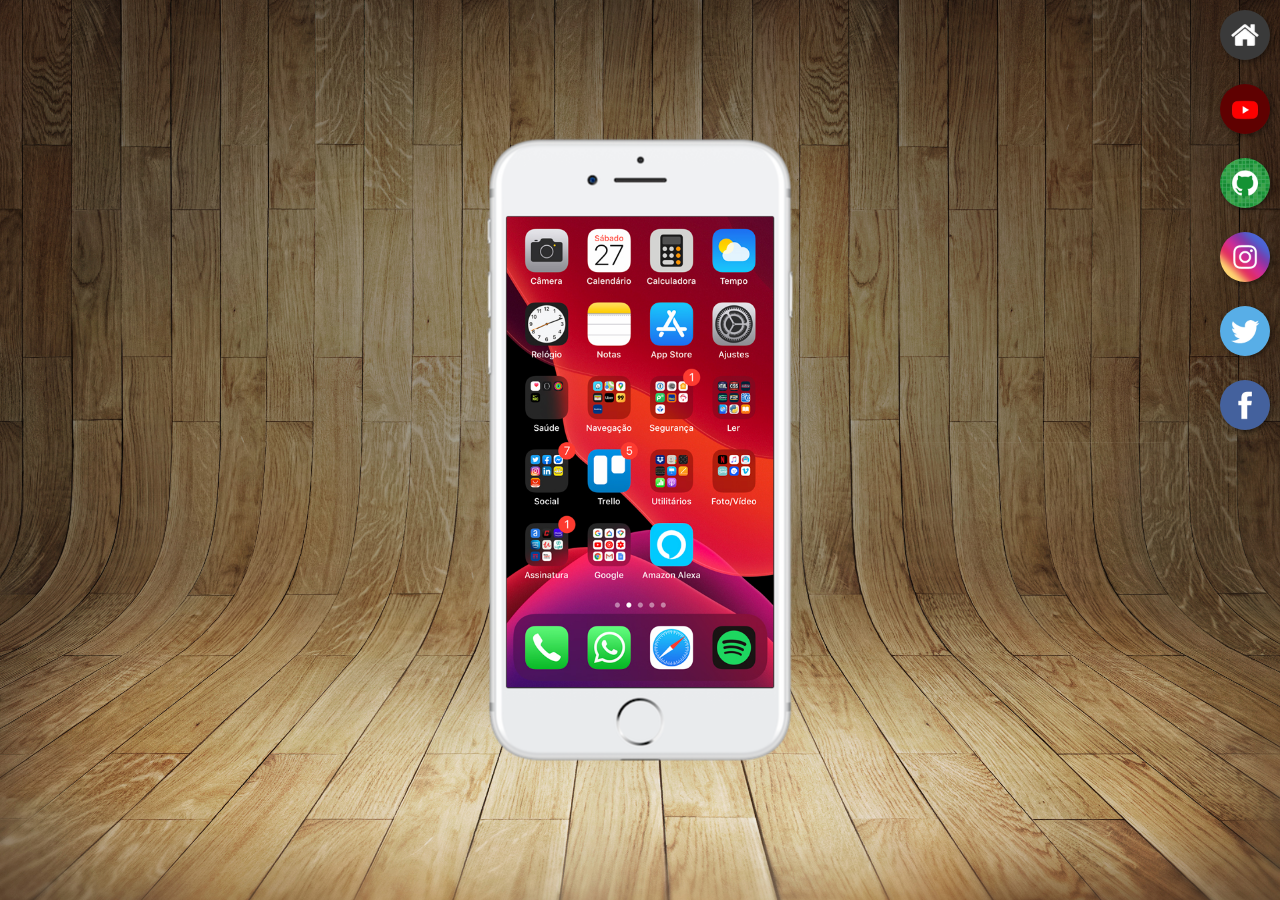
<file: index.html>
<!DOCTYPE html>
<html lang="pt-br">
<head>
    <meta charset="UTF-8">
    <meta name="viewport" content="width=device-width, initial-scale=1.0">
    <title>Projetos Redes Sociais</title>
    <link rel="shortcut icon" href="favicon.ico" type="image/x-icon">
    <link rel="stylesheet" href="estilos/style.css">
</head>
<body>
    <main>
        <section id="telefone">
            <iframe id="tela" name="tela" src="home.html" frameborder="0">
                Seu navegador não é compatível com isso.
            </iframe>
        </section>
        <section id="redes-sociais">
            <a href="home.html" target="tela"><img src="imagens/logo-home.jpg" alt="Home"></a><br>
            <a href="youtube.html" target="tela"><img src="imagens/logo-youtube.jpg" alt="YouTube"></a><br>
            <a href="github.html" target="tela"><img src="imagens/logo-github.jpg" alt="GitHub"></a><br>
            <a href="instagram.html" target="tela"><img src="imagens/logo-instagram.jpg" alt="Instagram"></a><br>
            <a href="twitter.html" target="tela"><img src="imagens/logo-twitter.jpg" alt="Twitter"></a><br>
            <a href="facebook.html" target="tela"><img src="imagens/logo-facebook.jpg" alt="Facebook"></a>
        </section>
    </main>
</body>
</html>
</file>
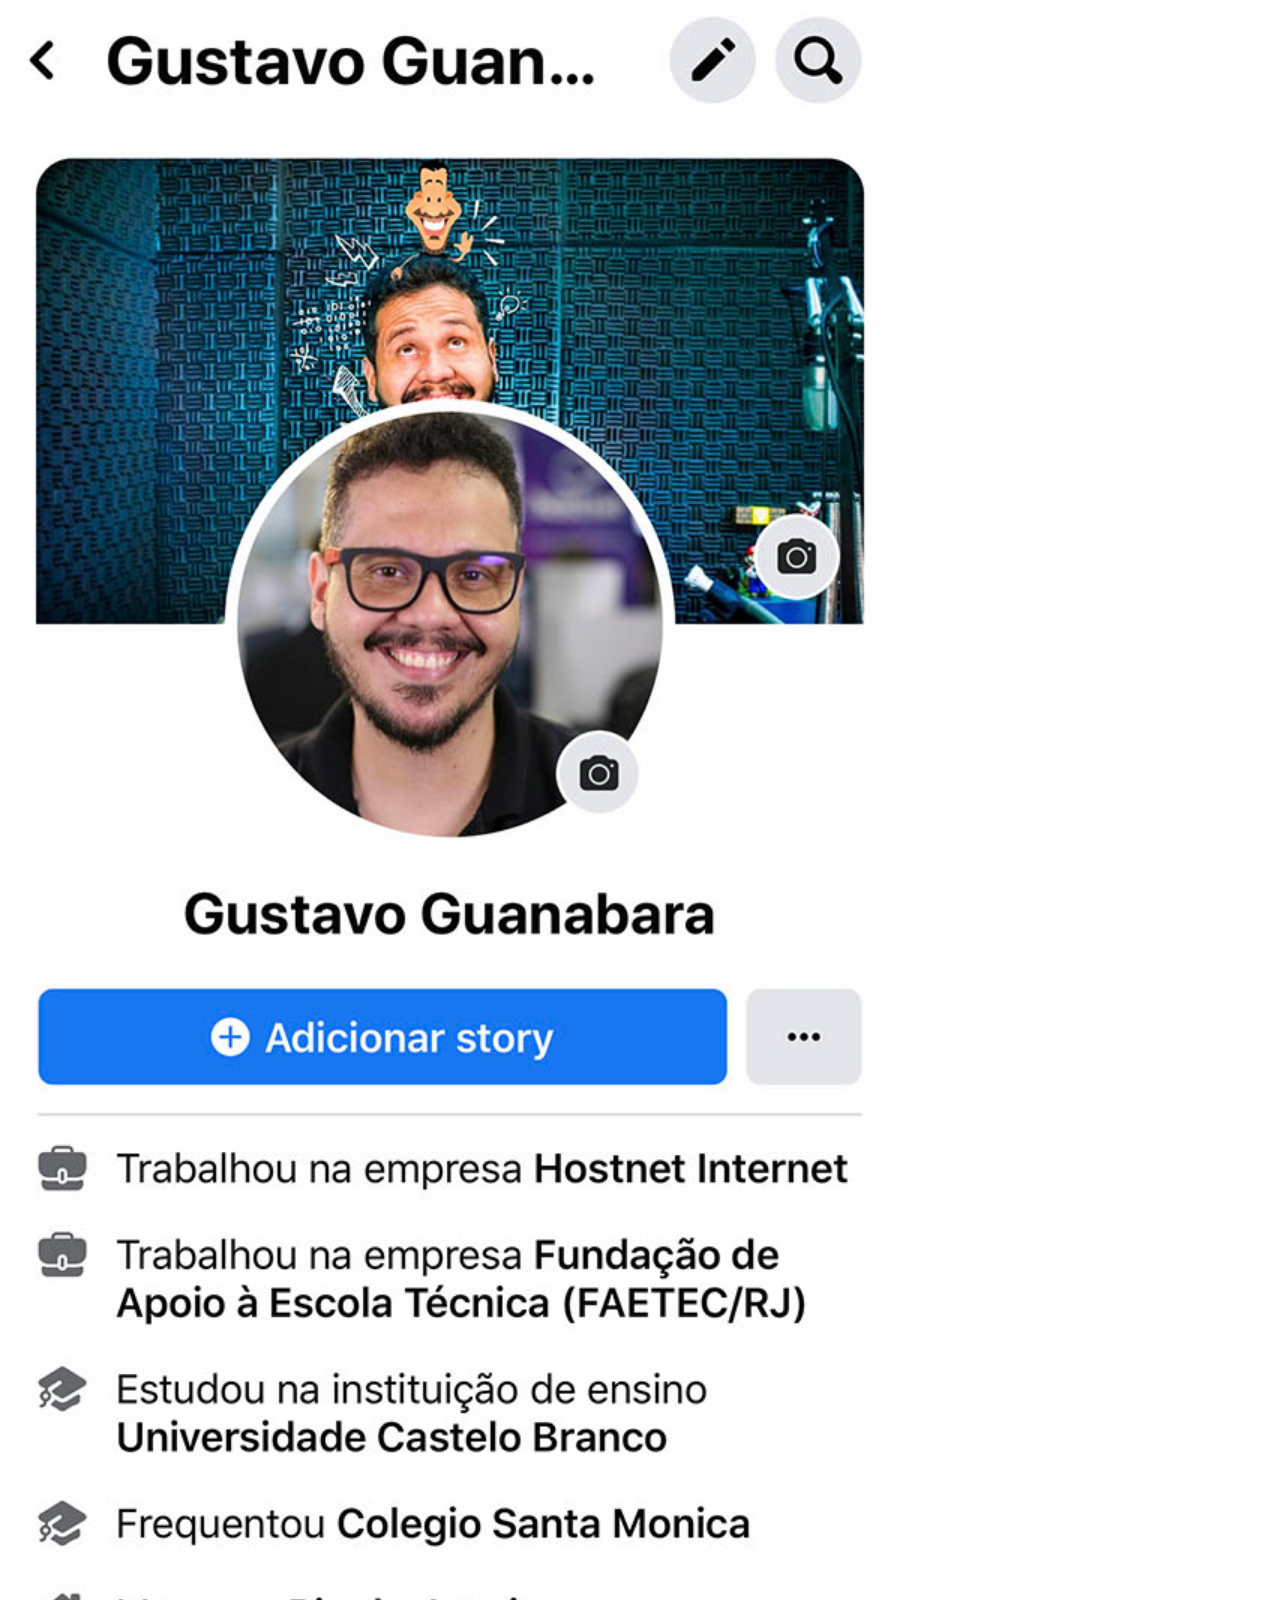
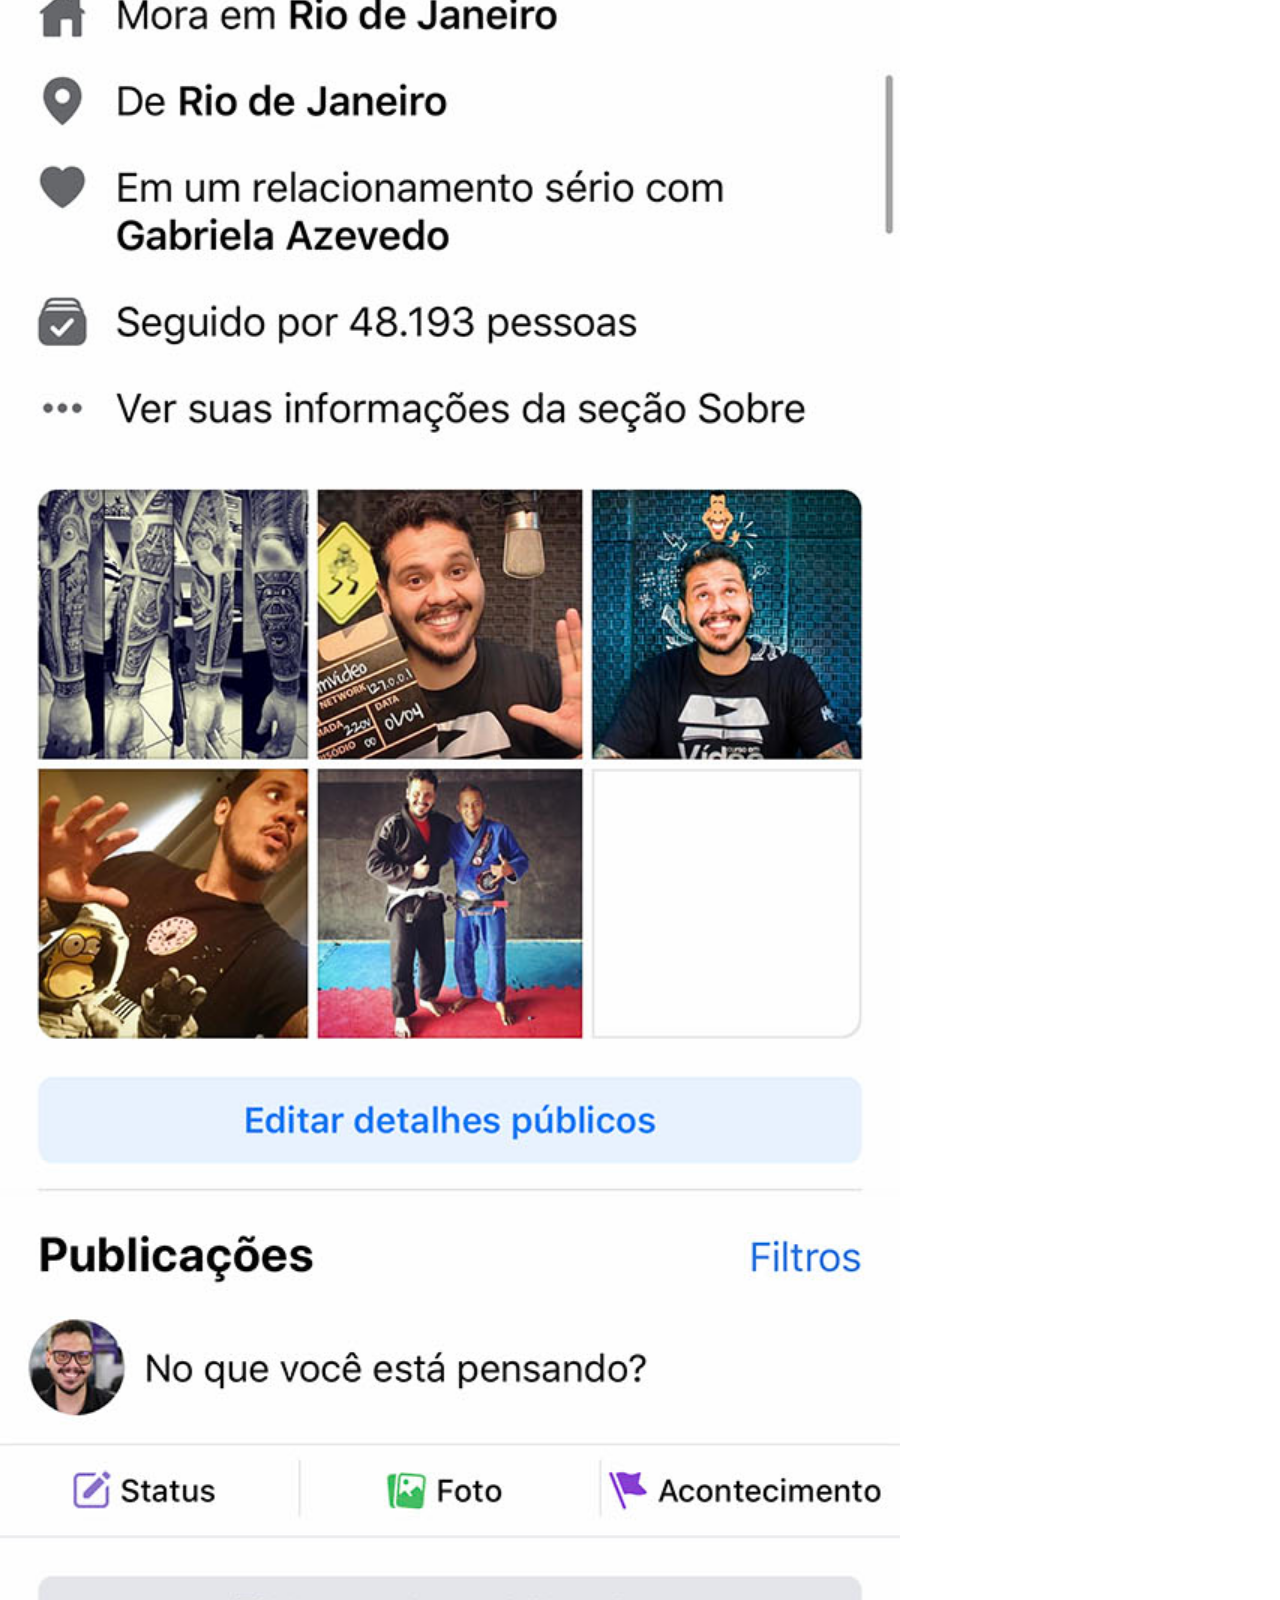
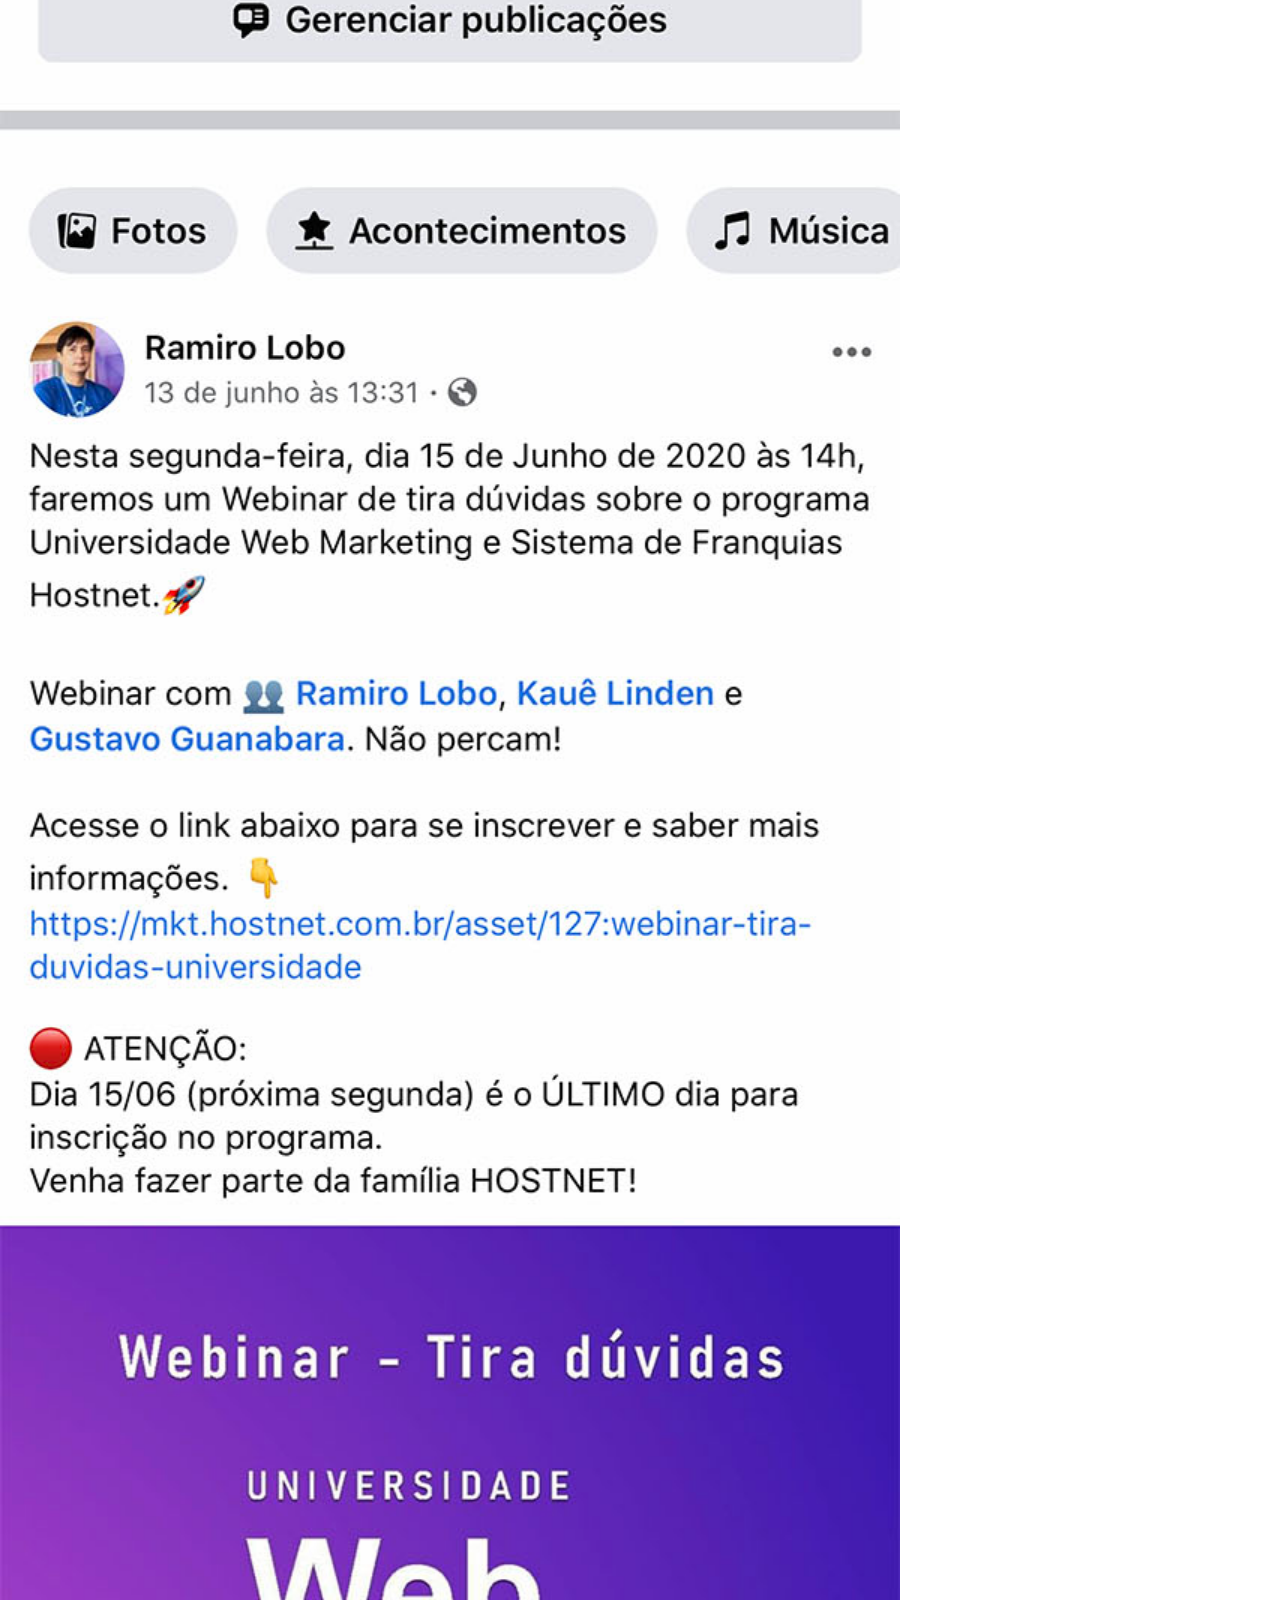
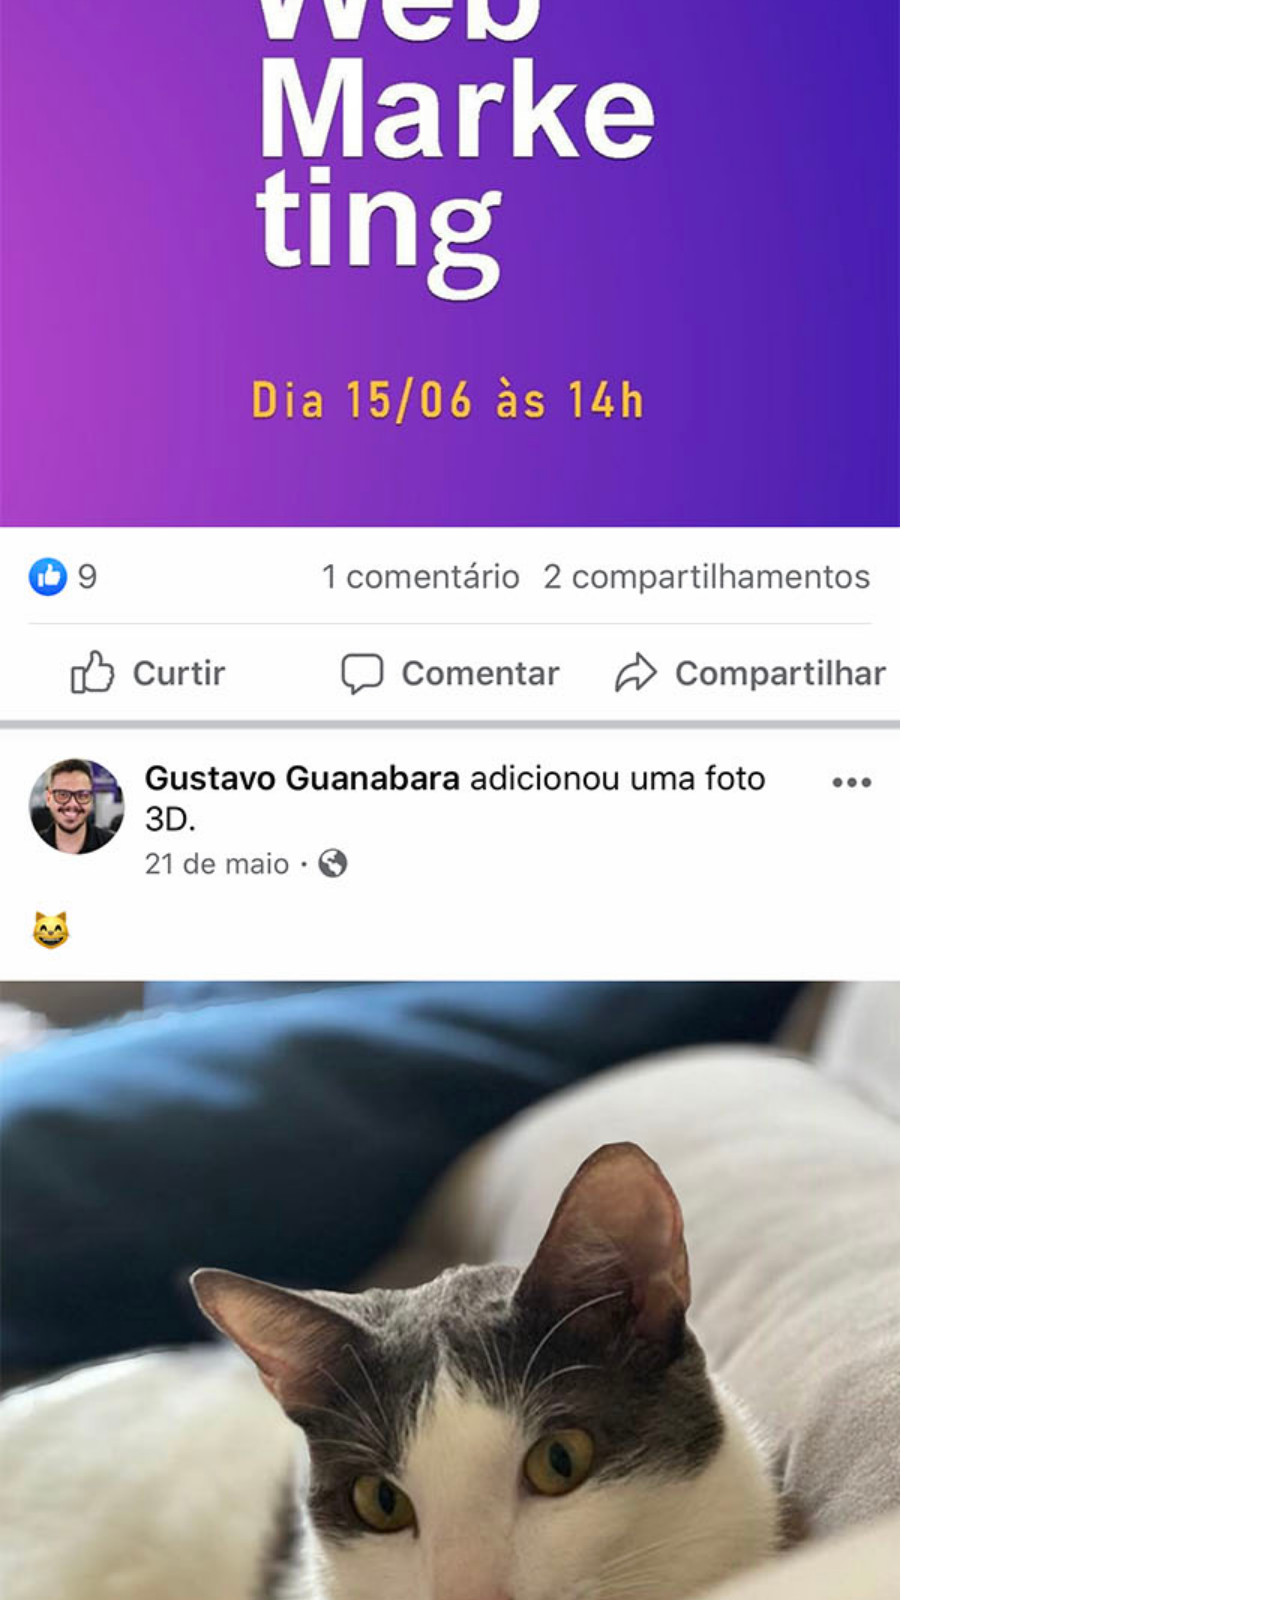
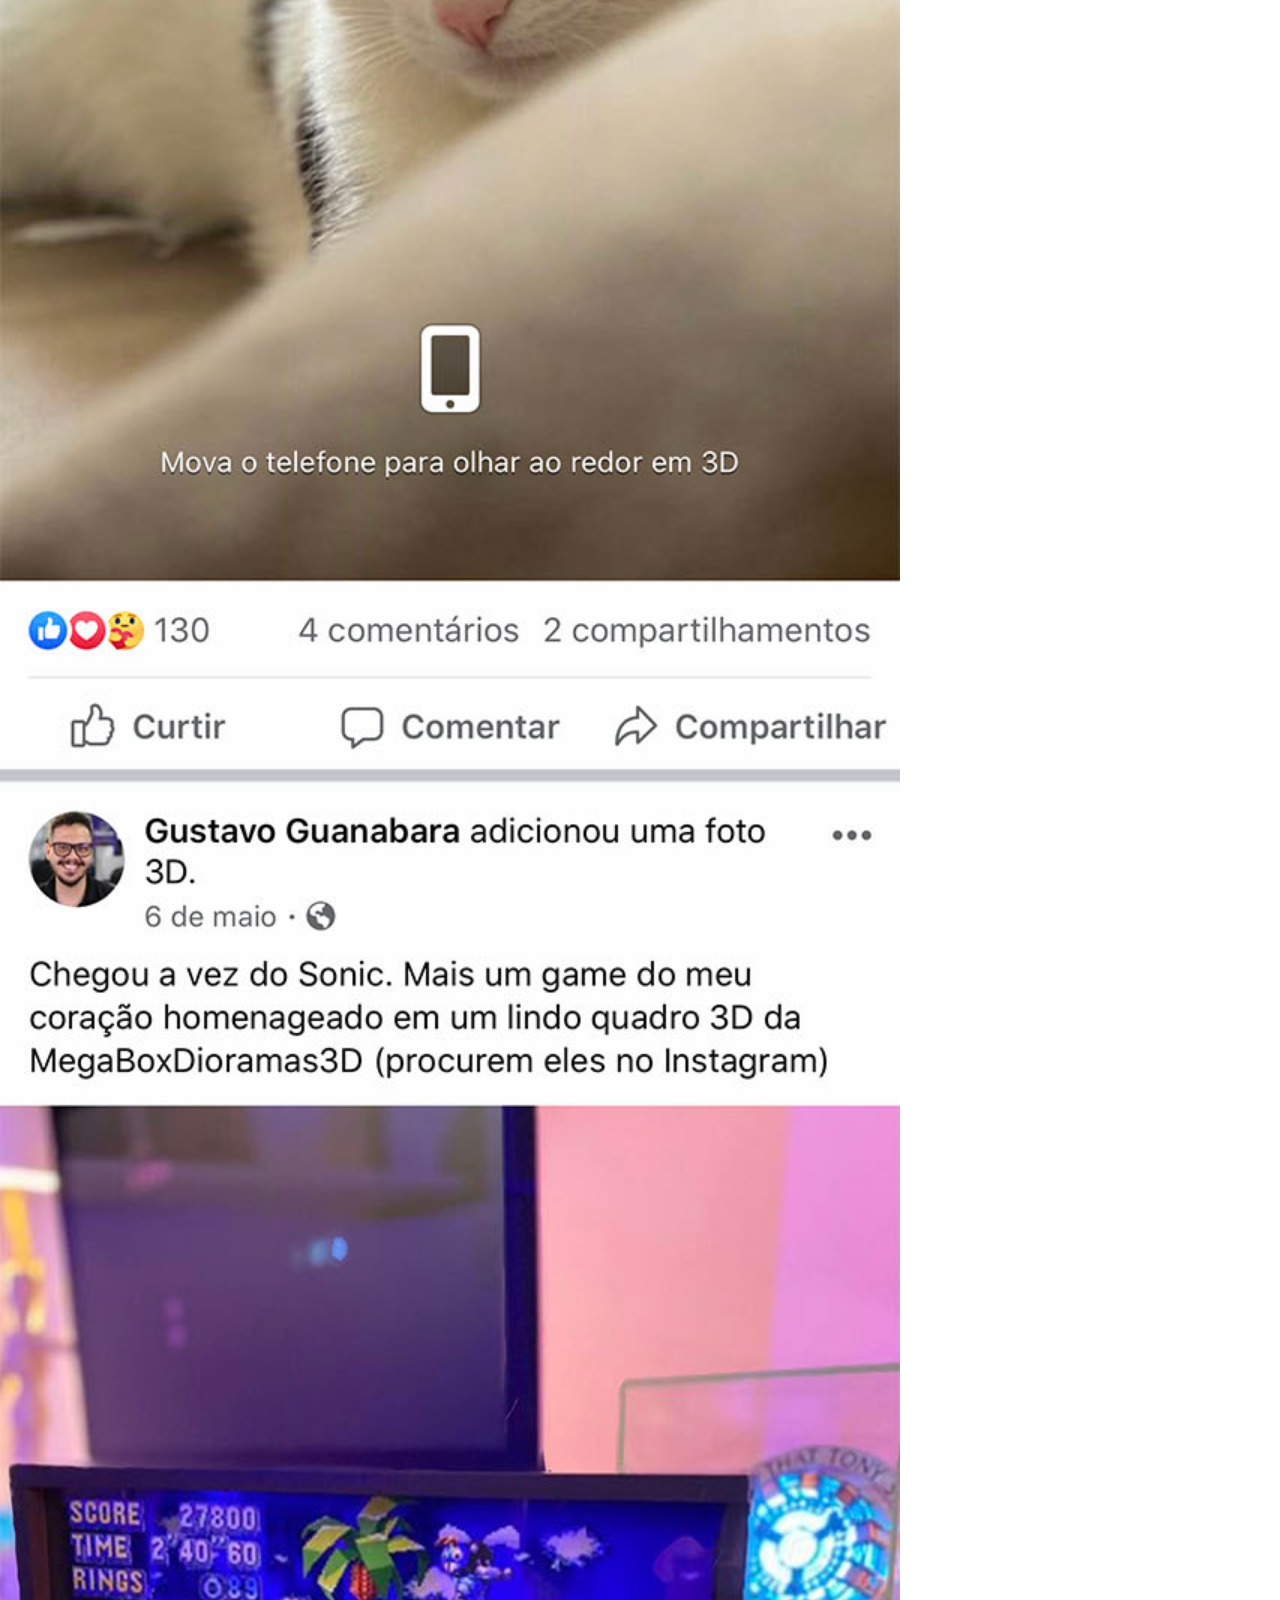
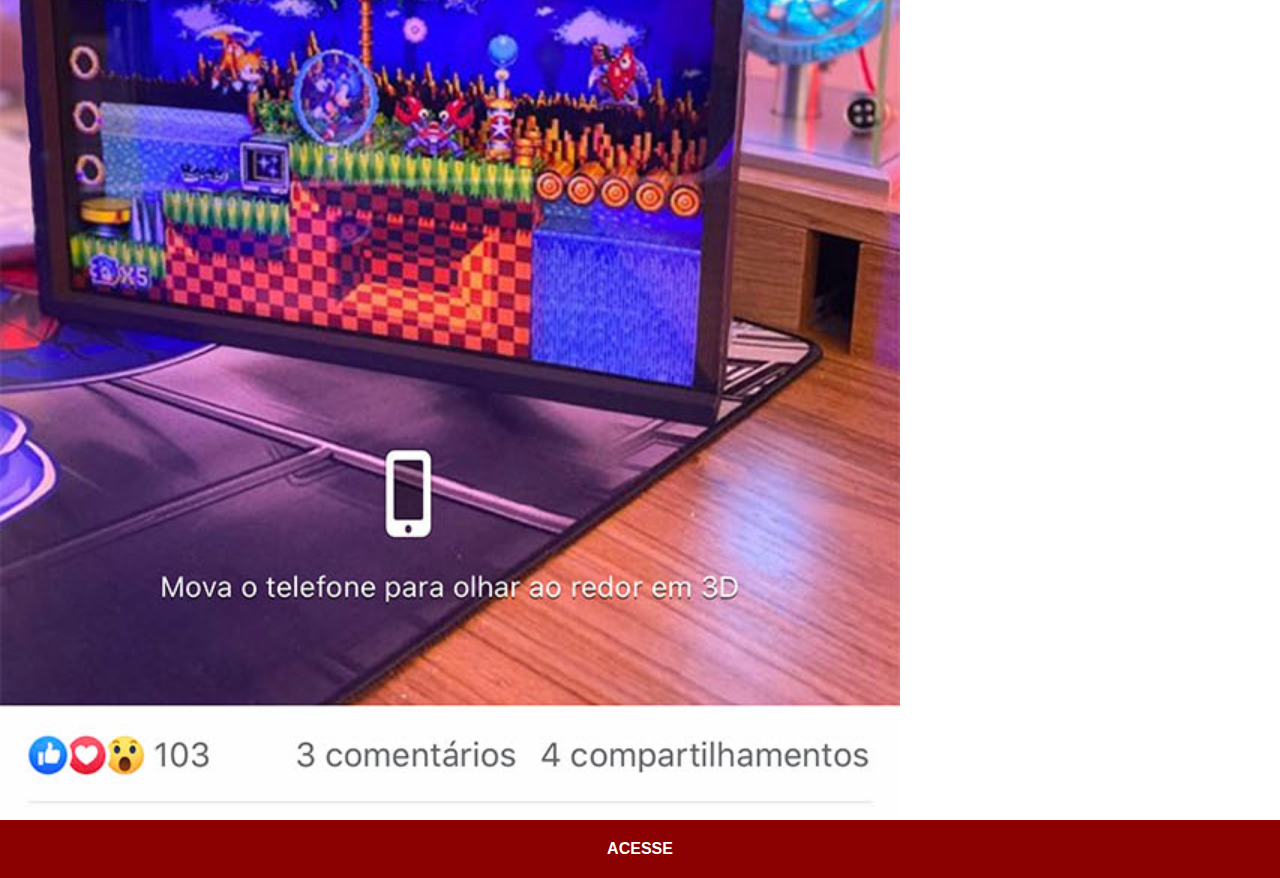
<file: facebook.html>
<!DOCTYPE html>
<html lang="pt-br">
<head>
    <meta charset="UTF-8">
    <meta name="viewport" content="width=device-width, initial-scale=1.0">
    <title>Facebook</title>
    <link rel="stylesheet" href="social.css">
</head>
<body>
    <img src="imagens/tela-facebook.jpg" alt="Facebook">
    <a href="https://www.facebook.com/gustavoguanabara/?locale=pt_BR" target="_blank">ACESSE</a>
</body>
</html>
</file>
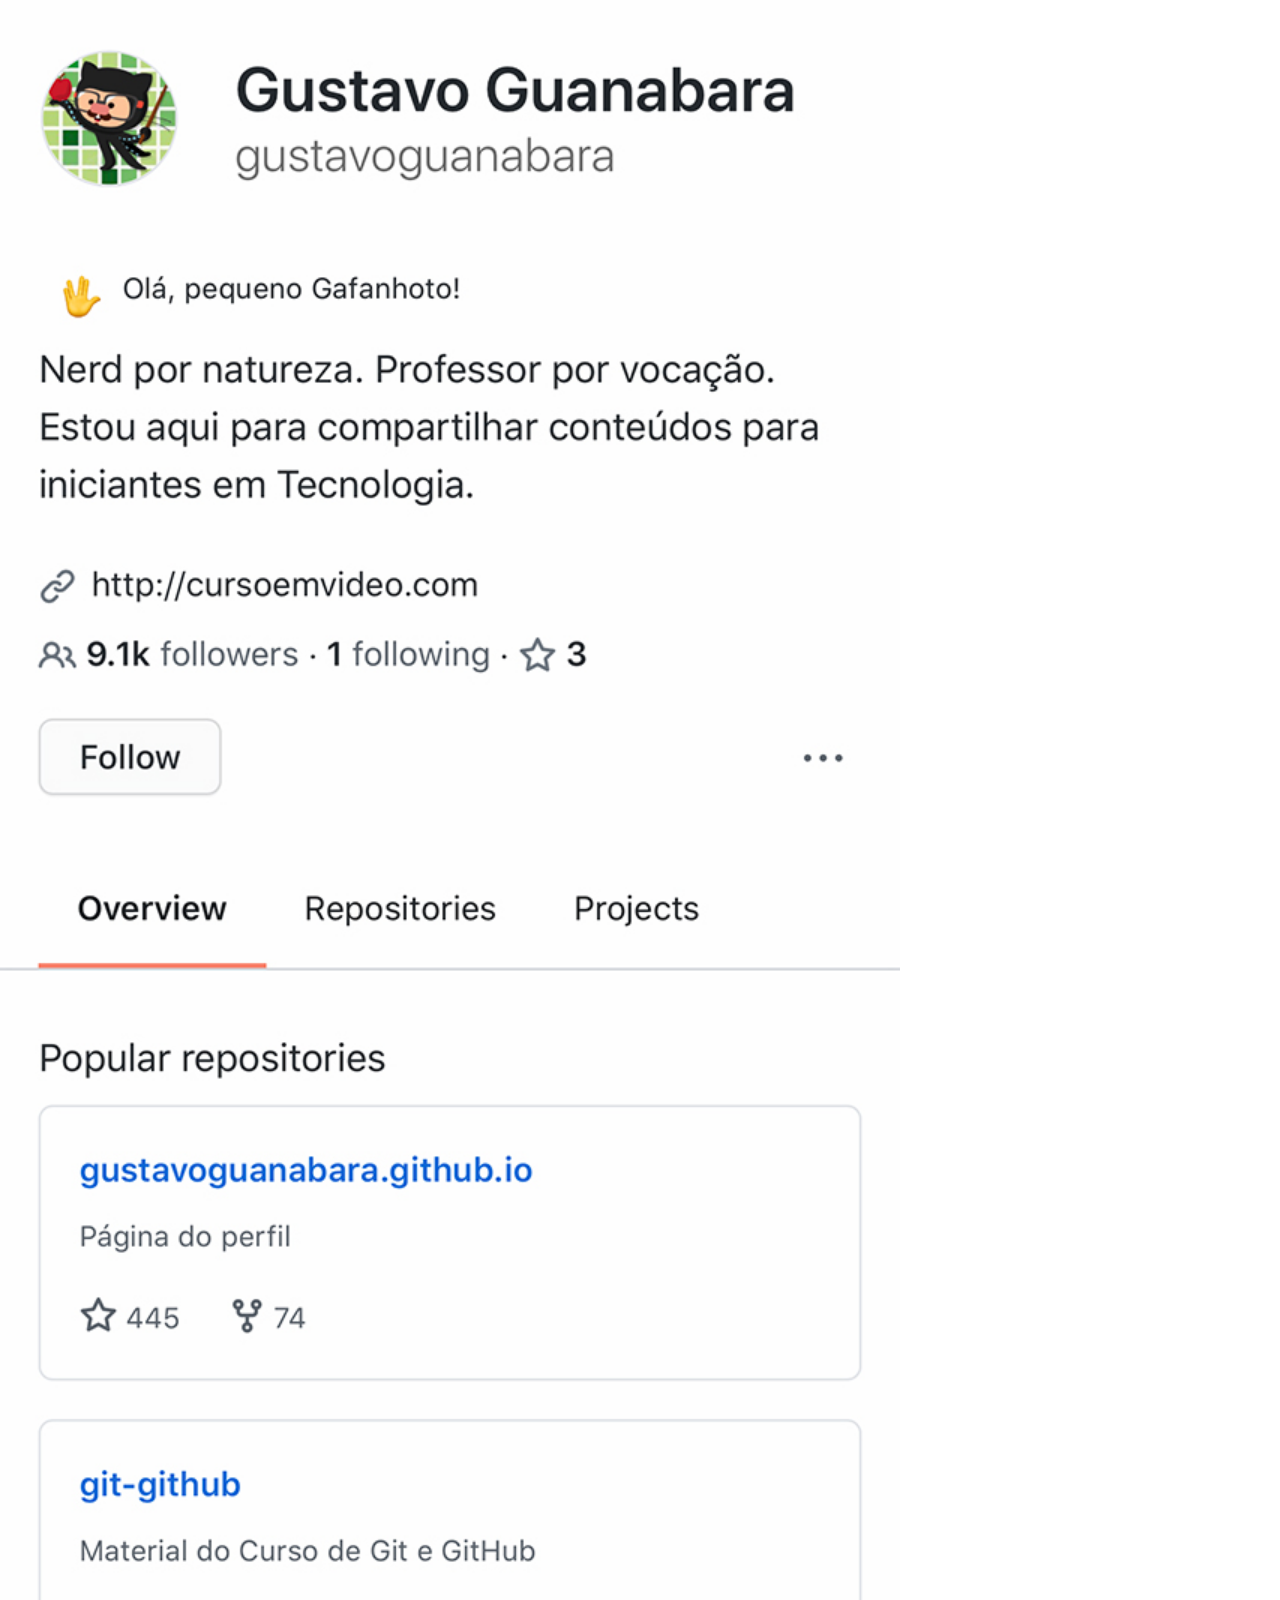
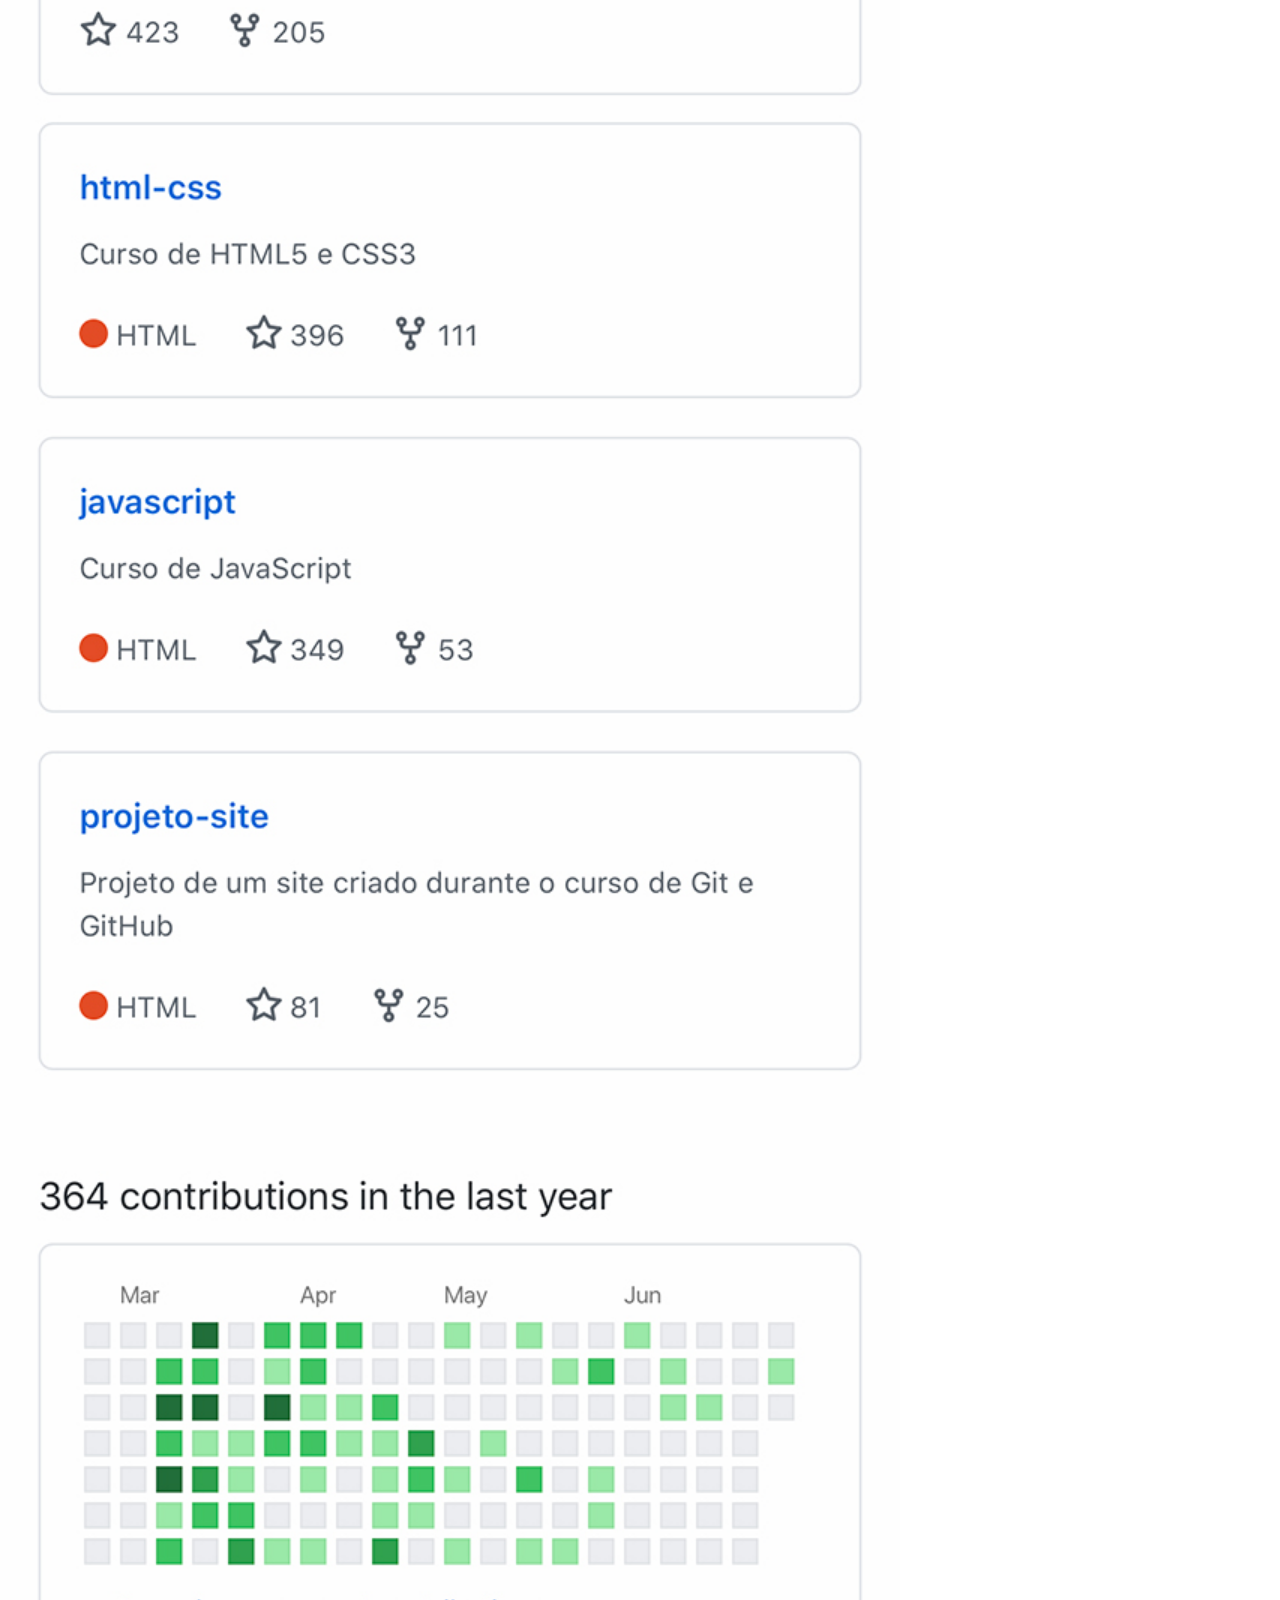
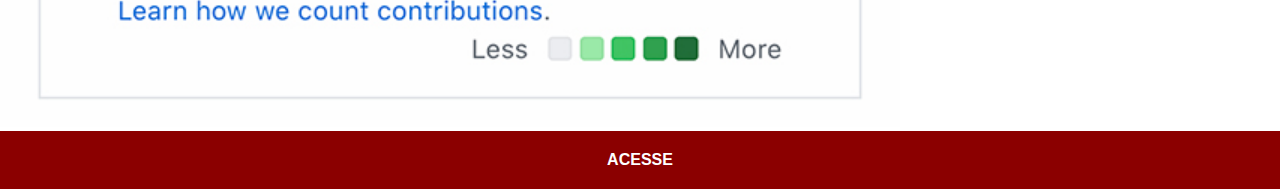
<file: github.html>
<!DOCTYPE html>
<html lang="pt-br">
<head>
    <meta charset="UTF-8">
    <meta name="viewport" content="width=device-width, initial-scale=1.0">
    <title>GitHub</title>
    <link rel="stylesheet" href="social.css">
</head>
<body>
    <img src="imagens/tela-github.jpg" alt="GitHub">
    <a href="https://gustavoguanabara.github.io/" target="_blank">ACESSE</a>
</body>
</html>
</file>
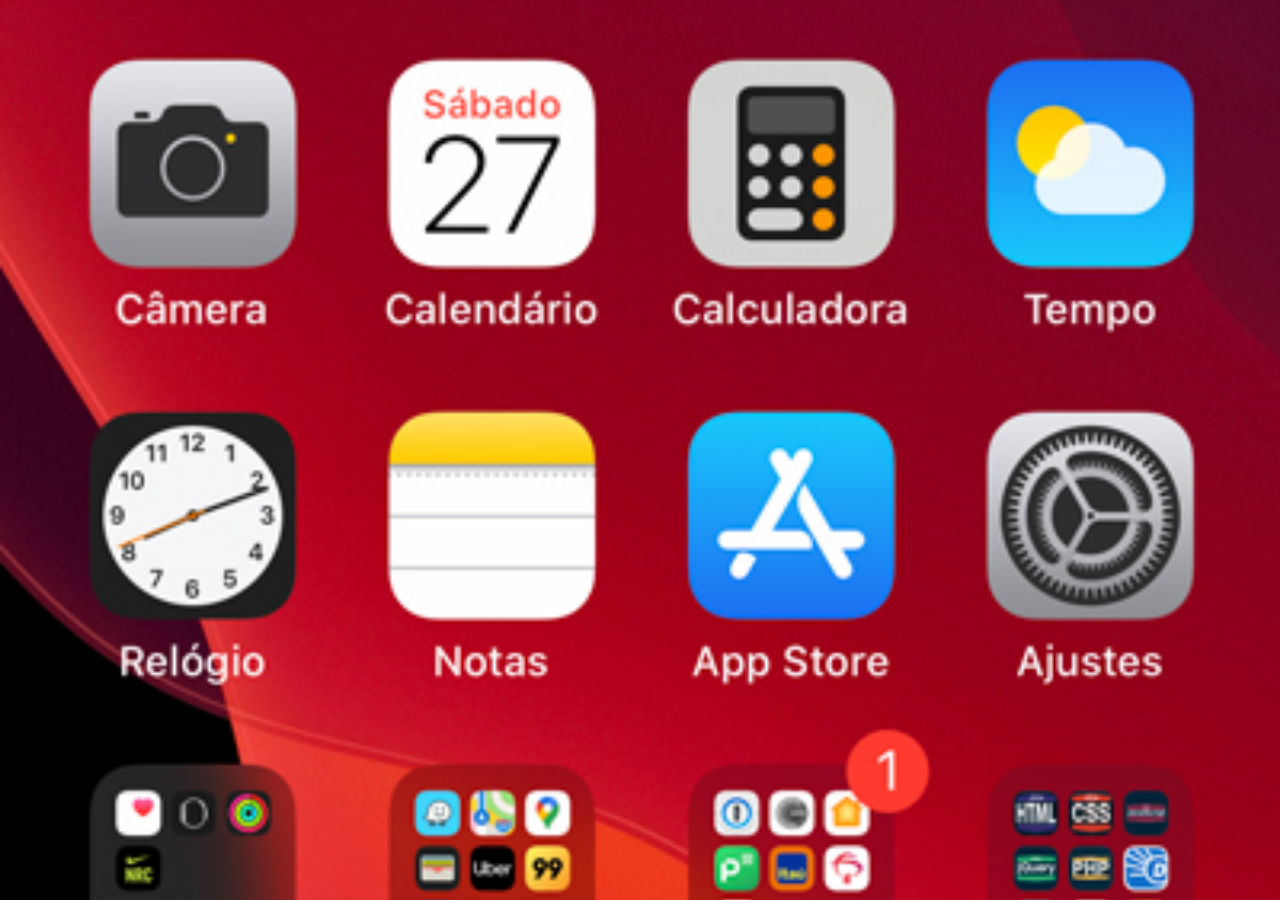
<file: home.html>
<!DOCTYPE html>
<html lang="pt-br">
<head>
    <meta charset="UTF-8">
    <meta name="viewport" content="width=device-width, initial-scale=1.0">
    <title>Home</title>
    <style>
        * {
            margin: 0px;
            padding: 0px;
        }

        body {
            width: 100vw;
            height: 100vh;
            background: black url('imagens/tela-home.jpg') no-repeat top center;
            background-size: cover;
        }
    </style>
</head>
<body>
    
</body>
</html>
</file>
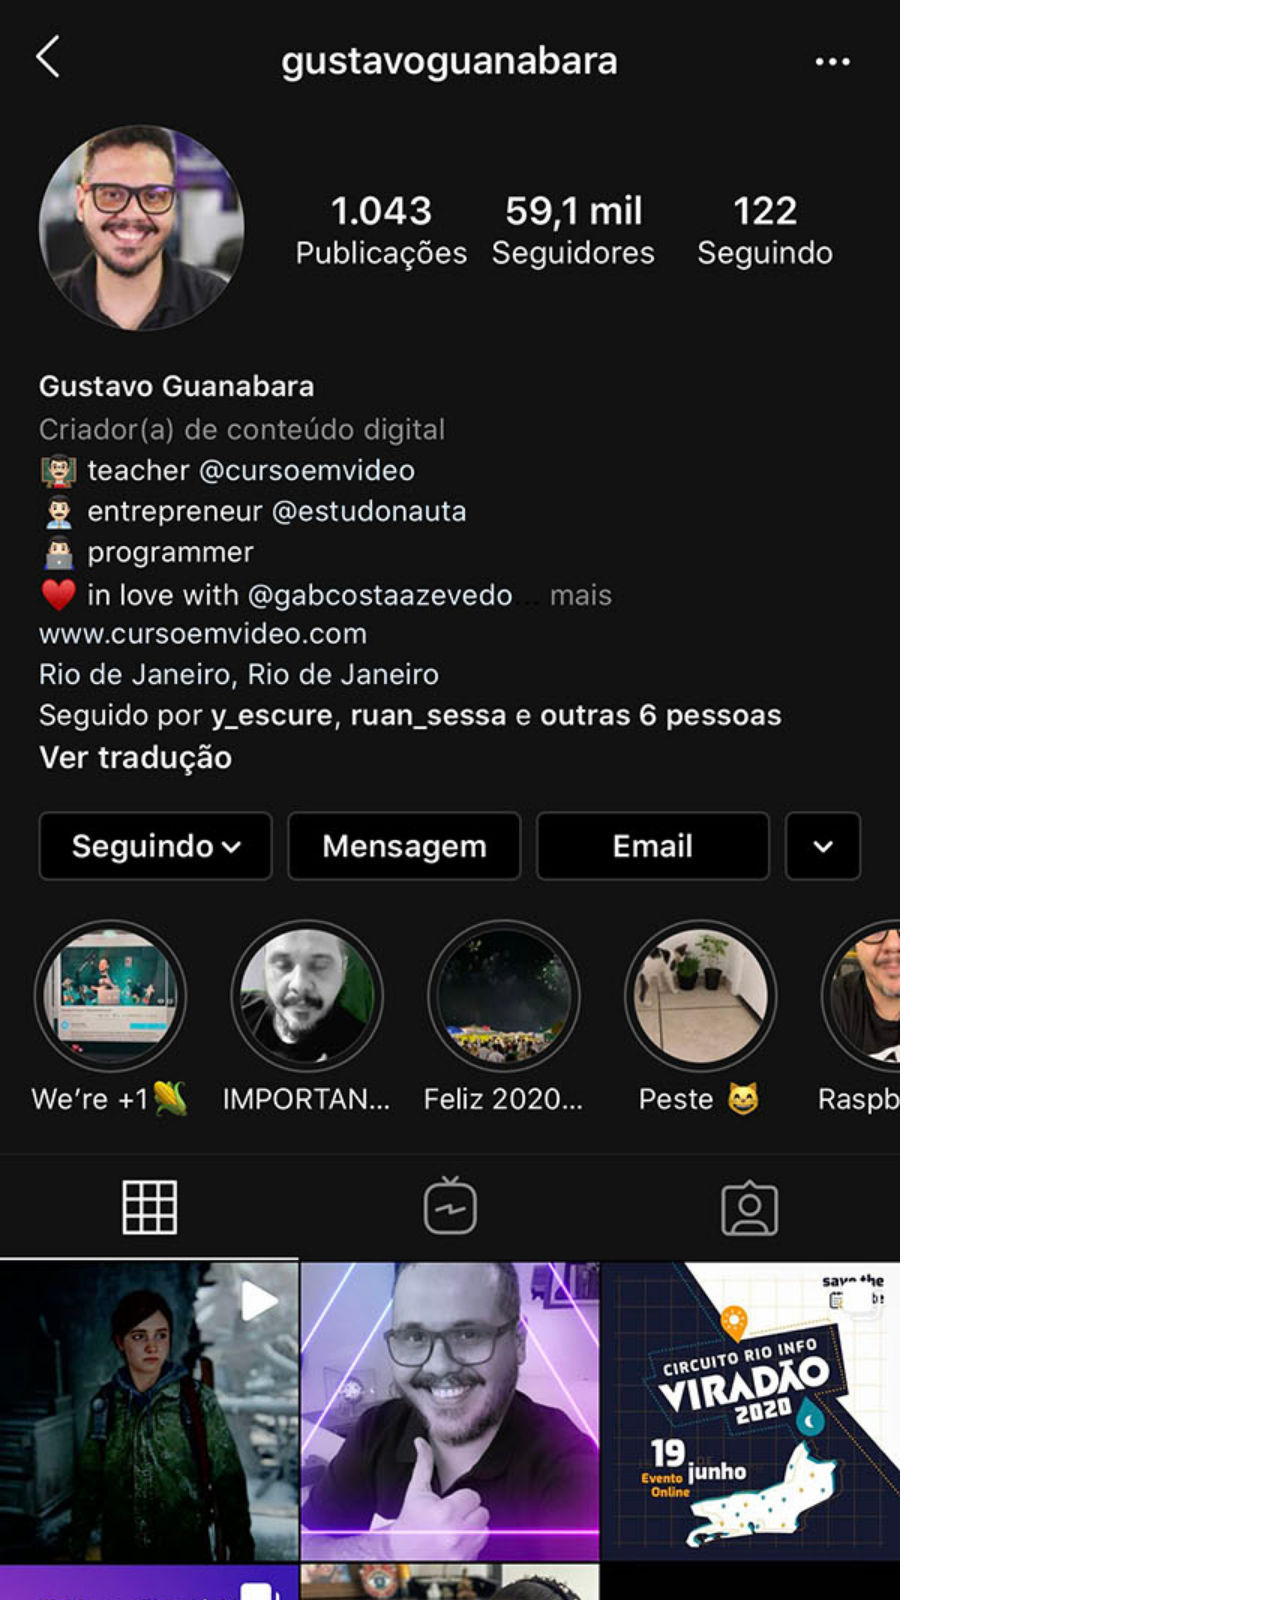
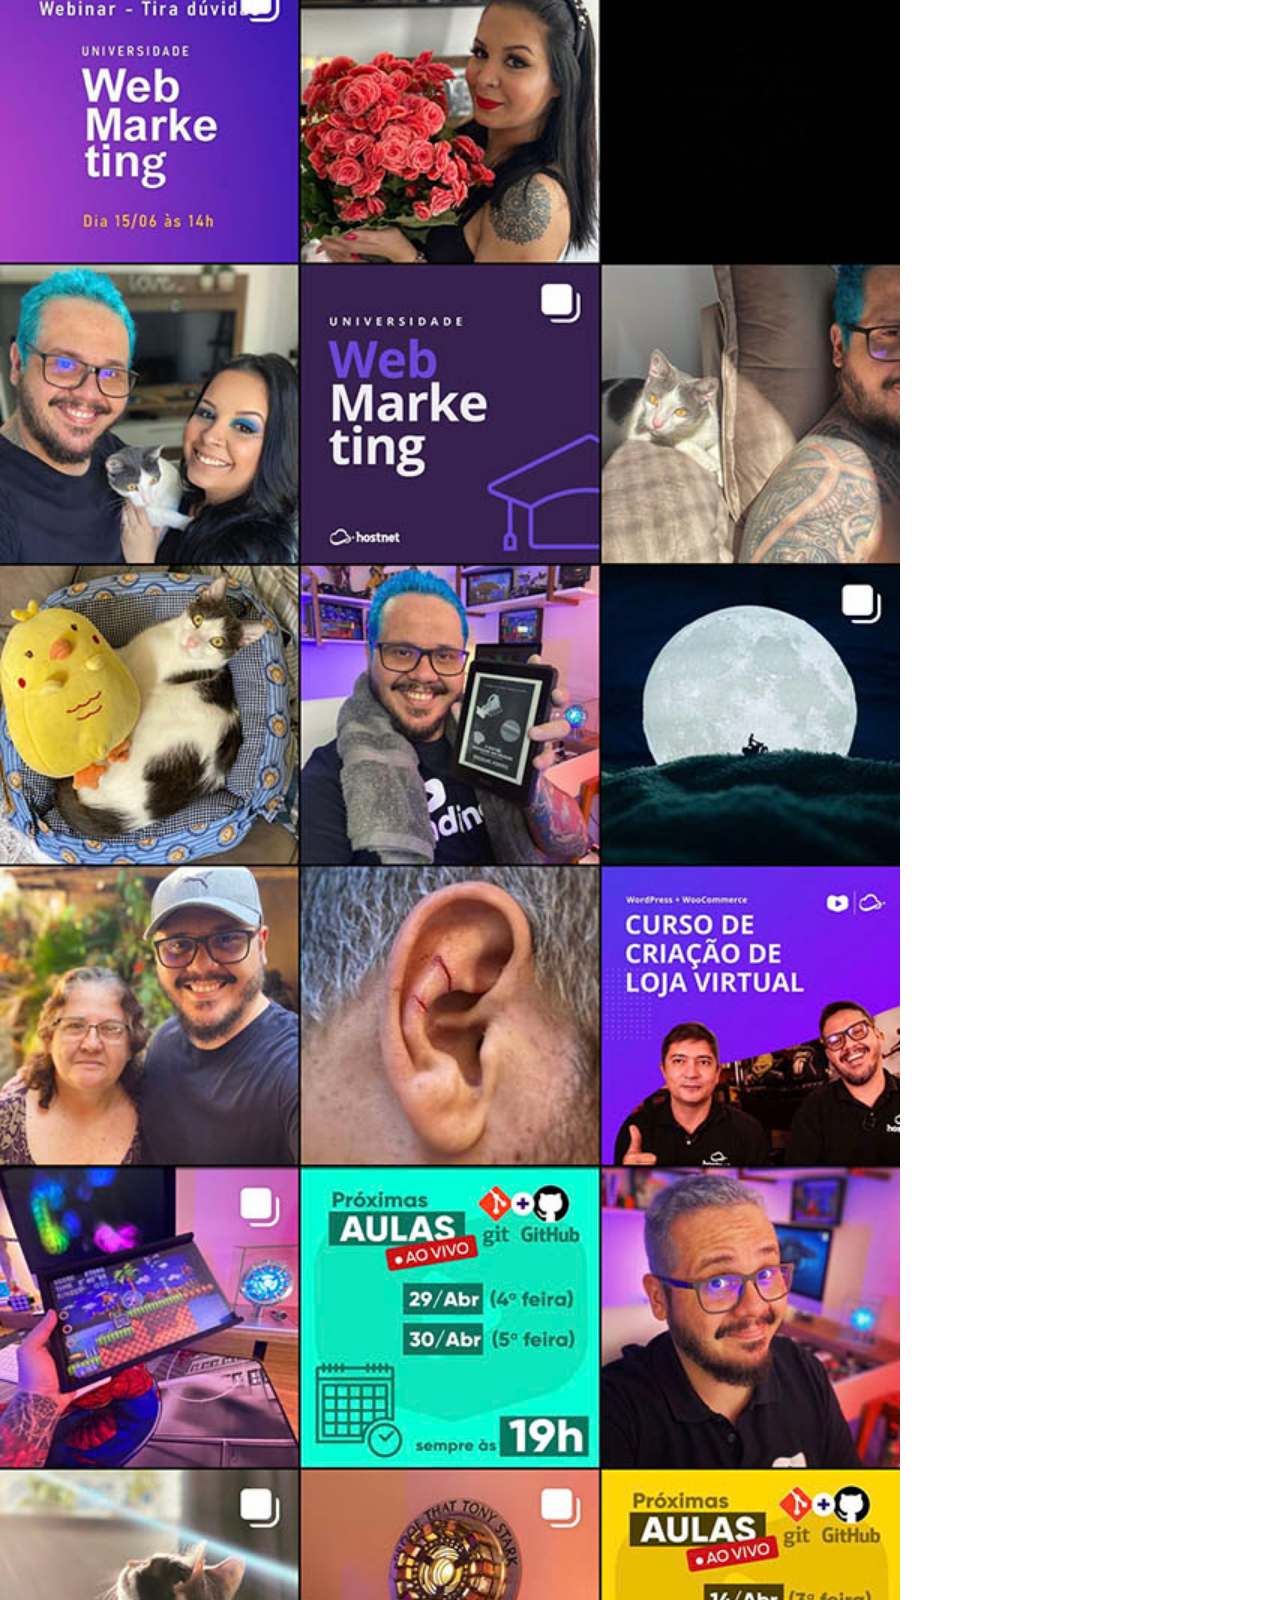
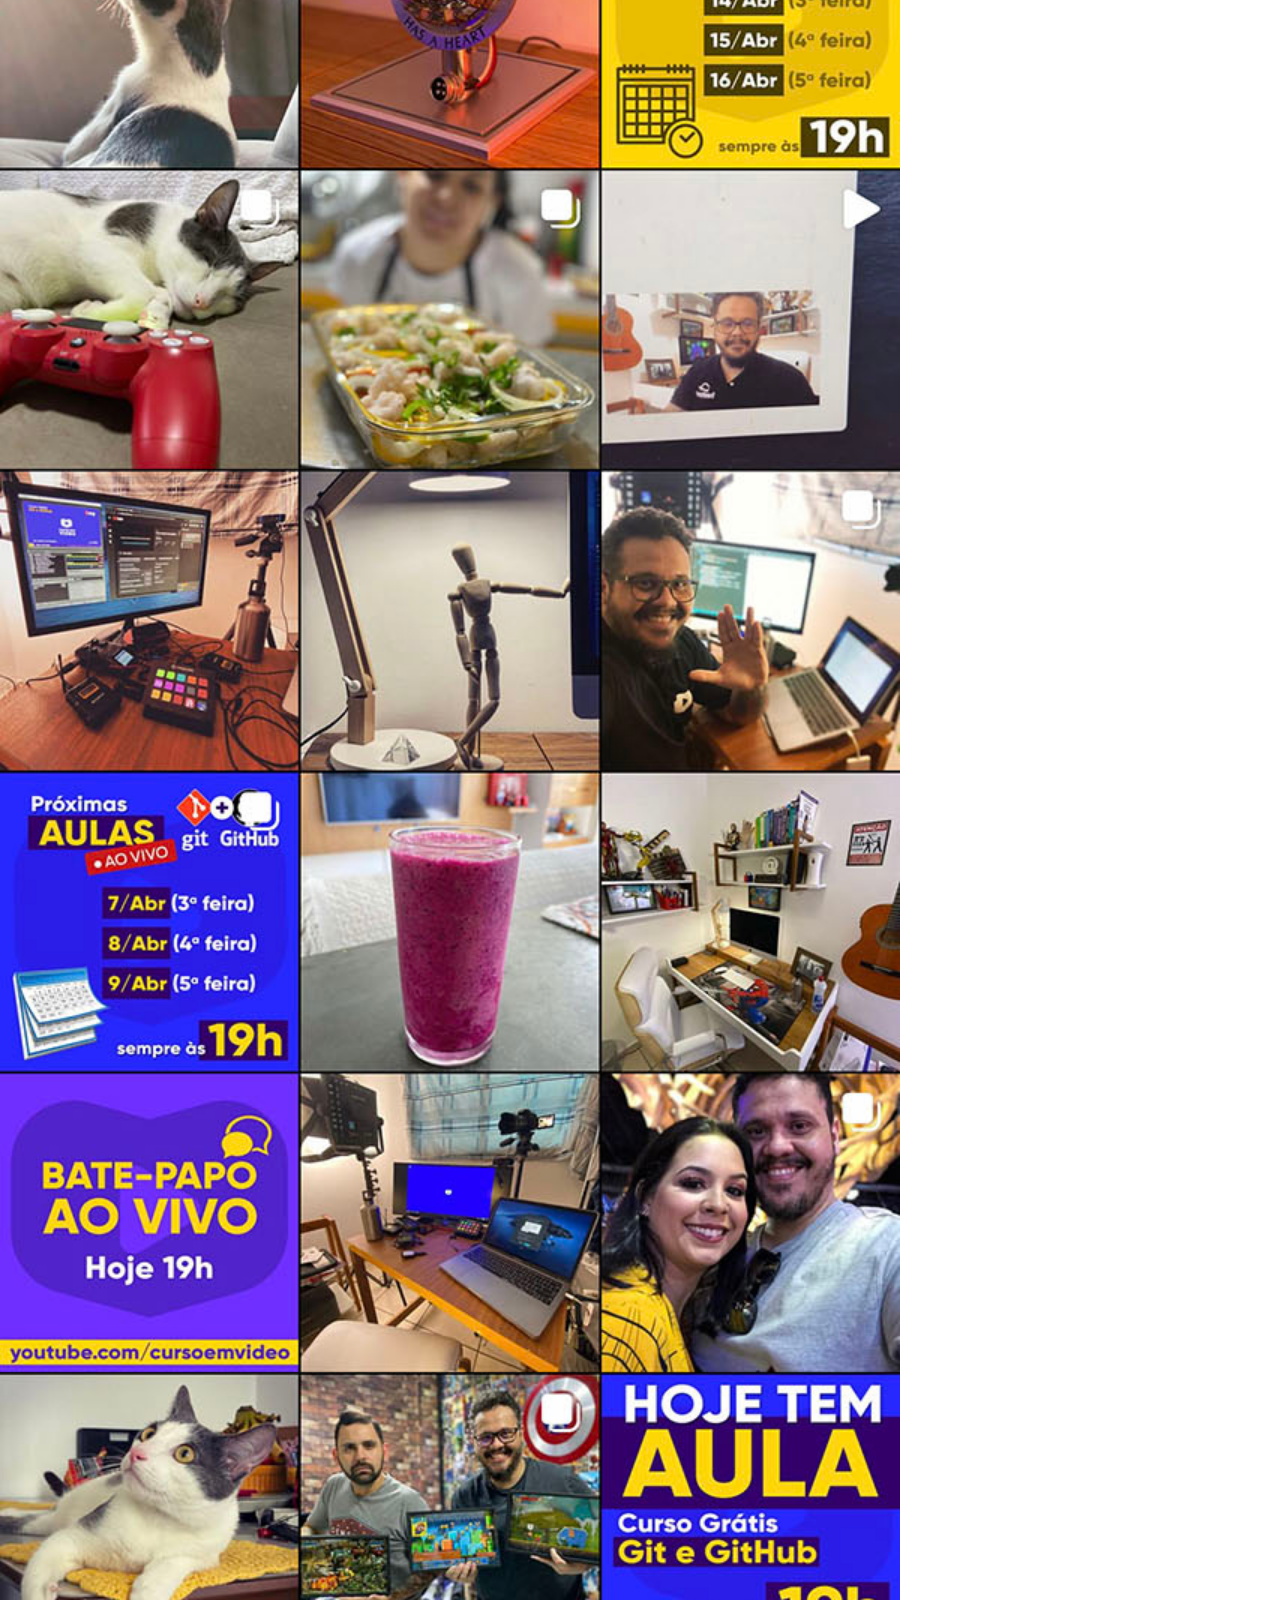
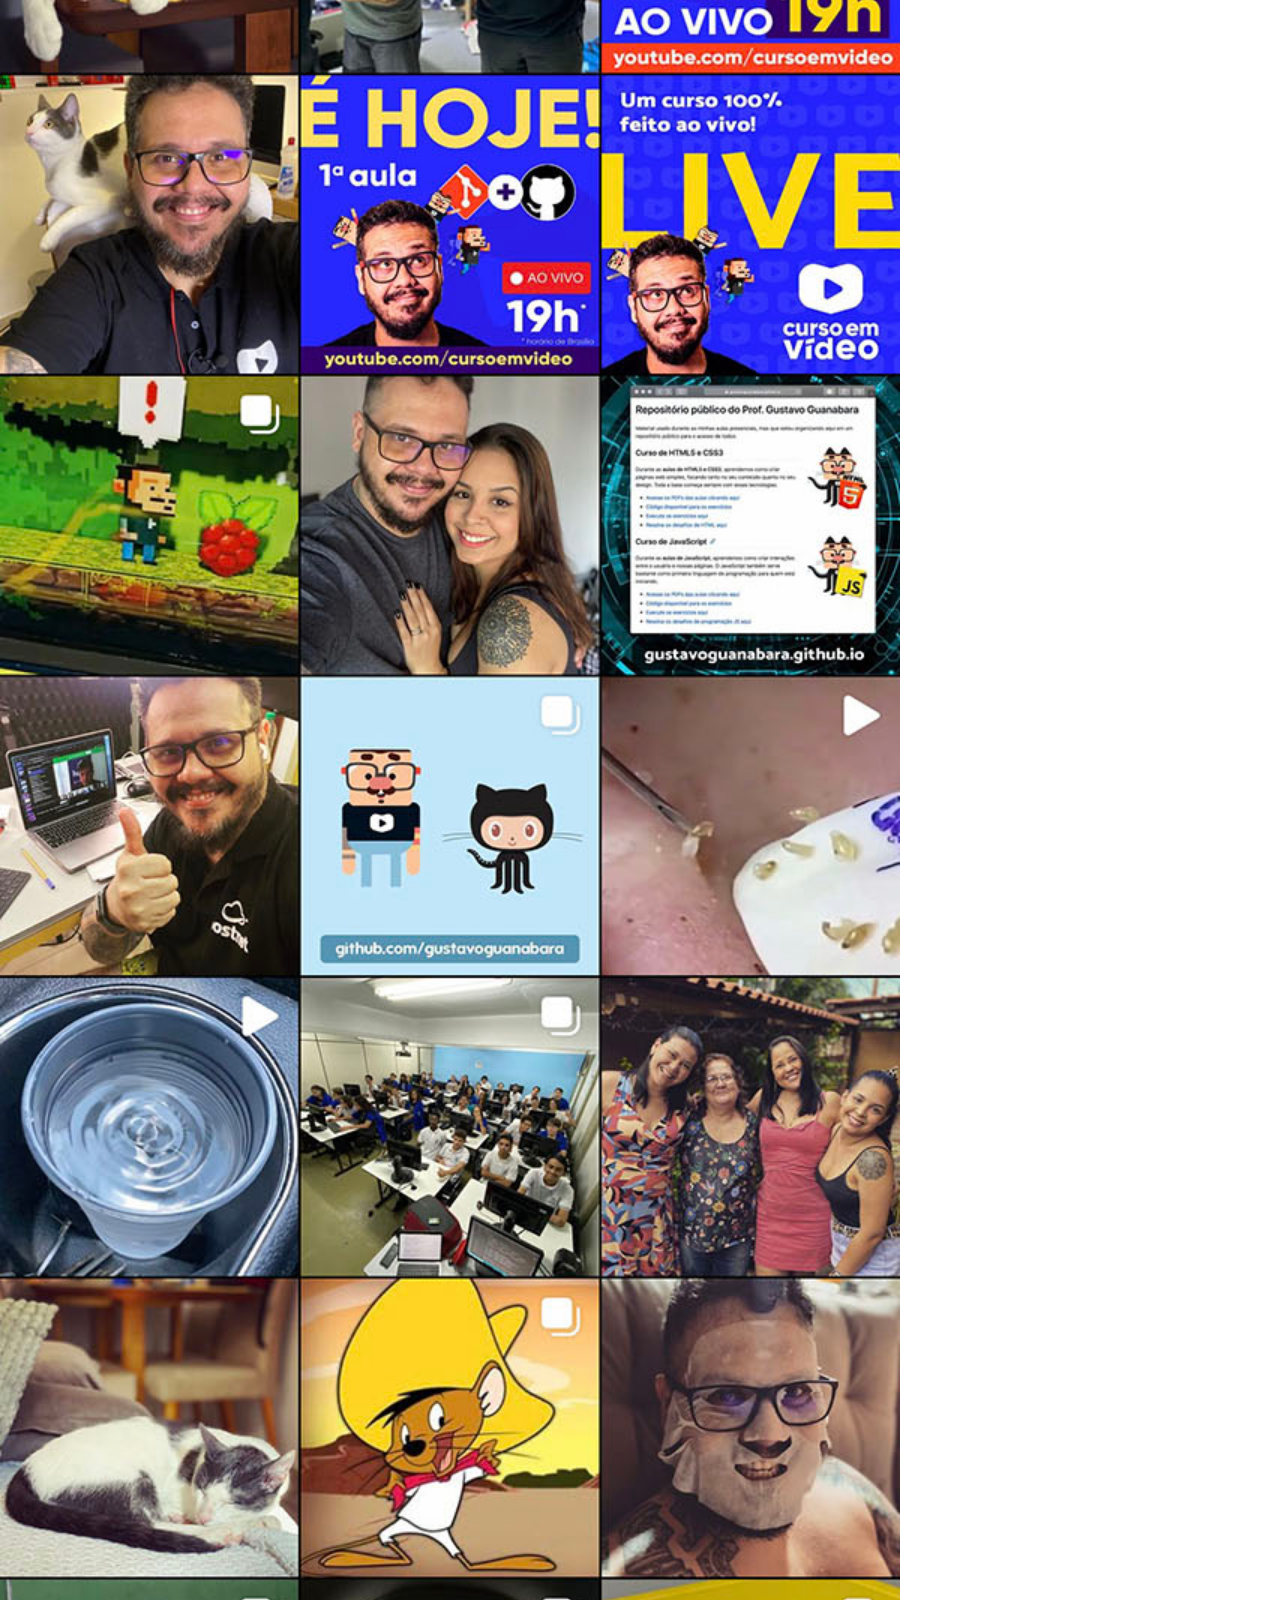
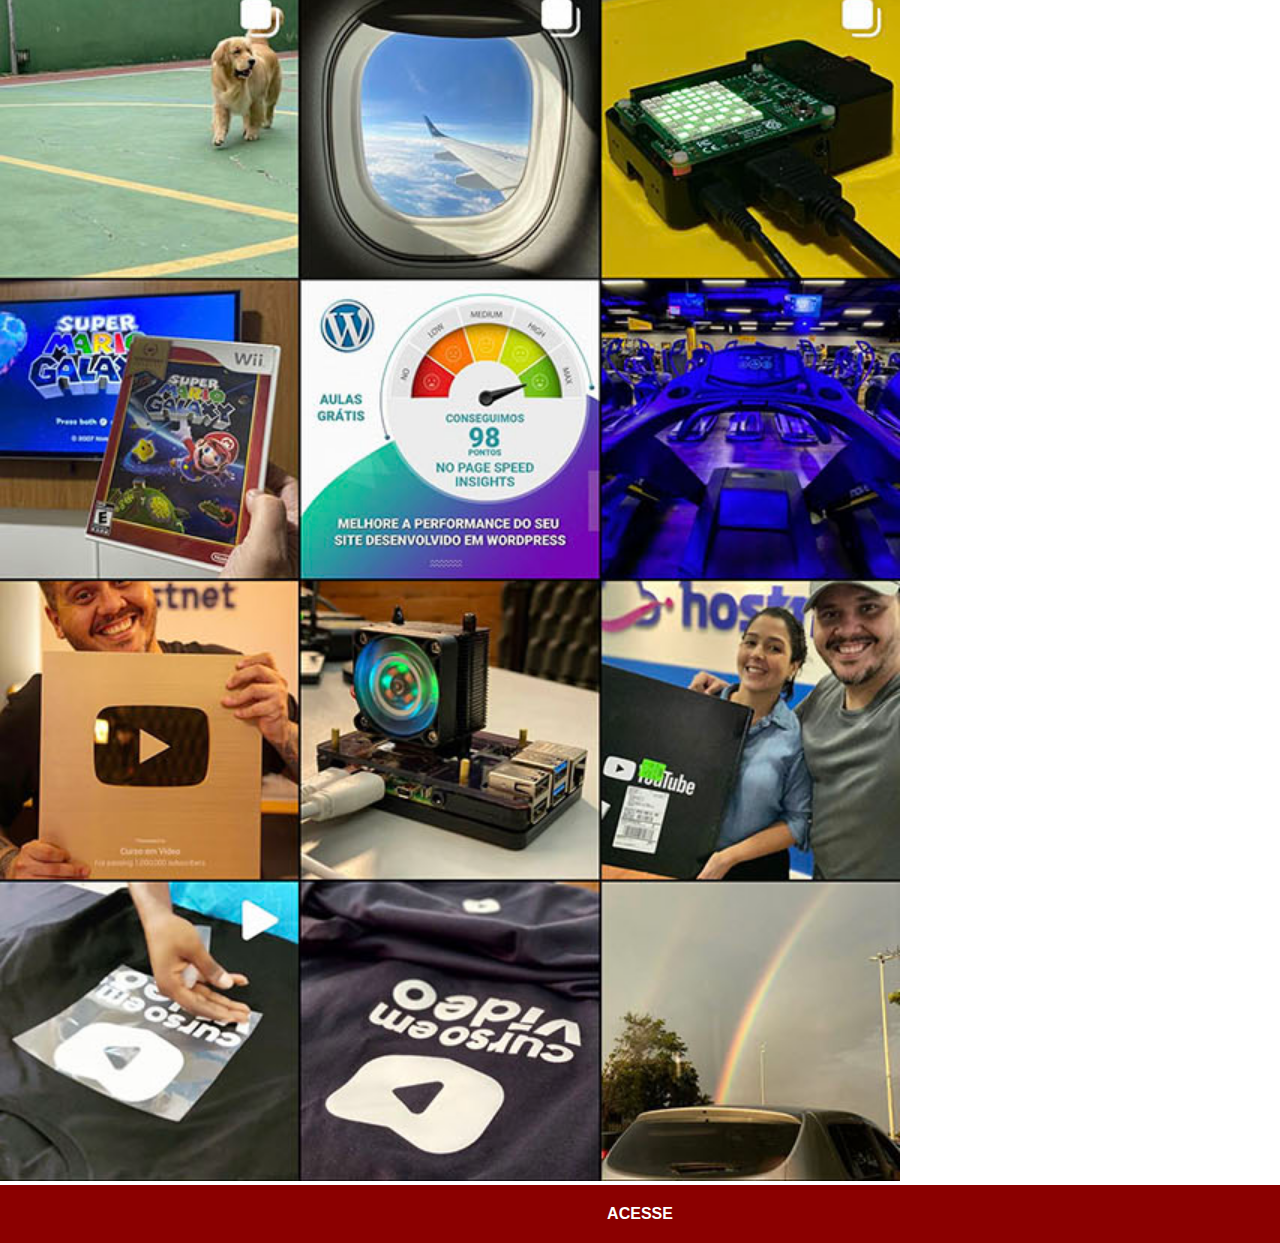
<file: instagram.html>
<!DOCTYPE html>
<html lang="pt-br">
<head>
    <meta charset="UTF-8">
    <meta name="viewport" content="width=device-width, initial-scale=1.0">
    <title>Instagram</title>
    <link rel="stylesheet" href="social.css">
</head>
<body>
    <img src="imagens/tela-instagram.jpg" alt="Instagram">
    <a href="https://www.instagram.com/gustavoguanabara/" target="_blank">ACESSE</a>
</body>
</html>
</file>
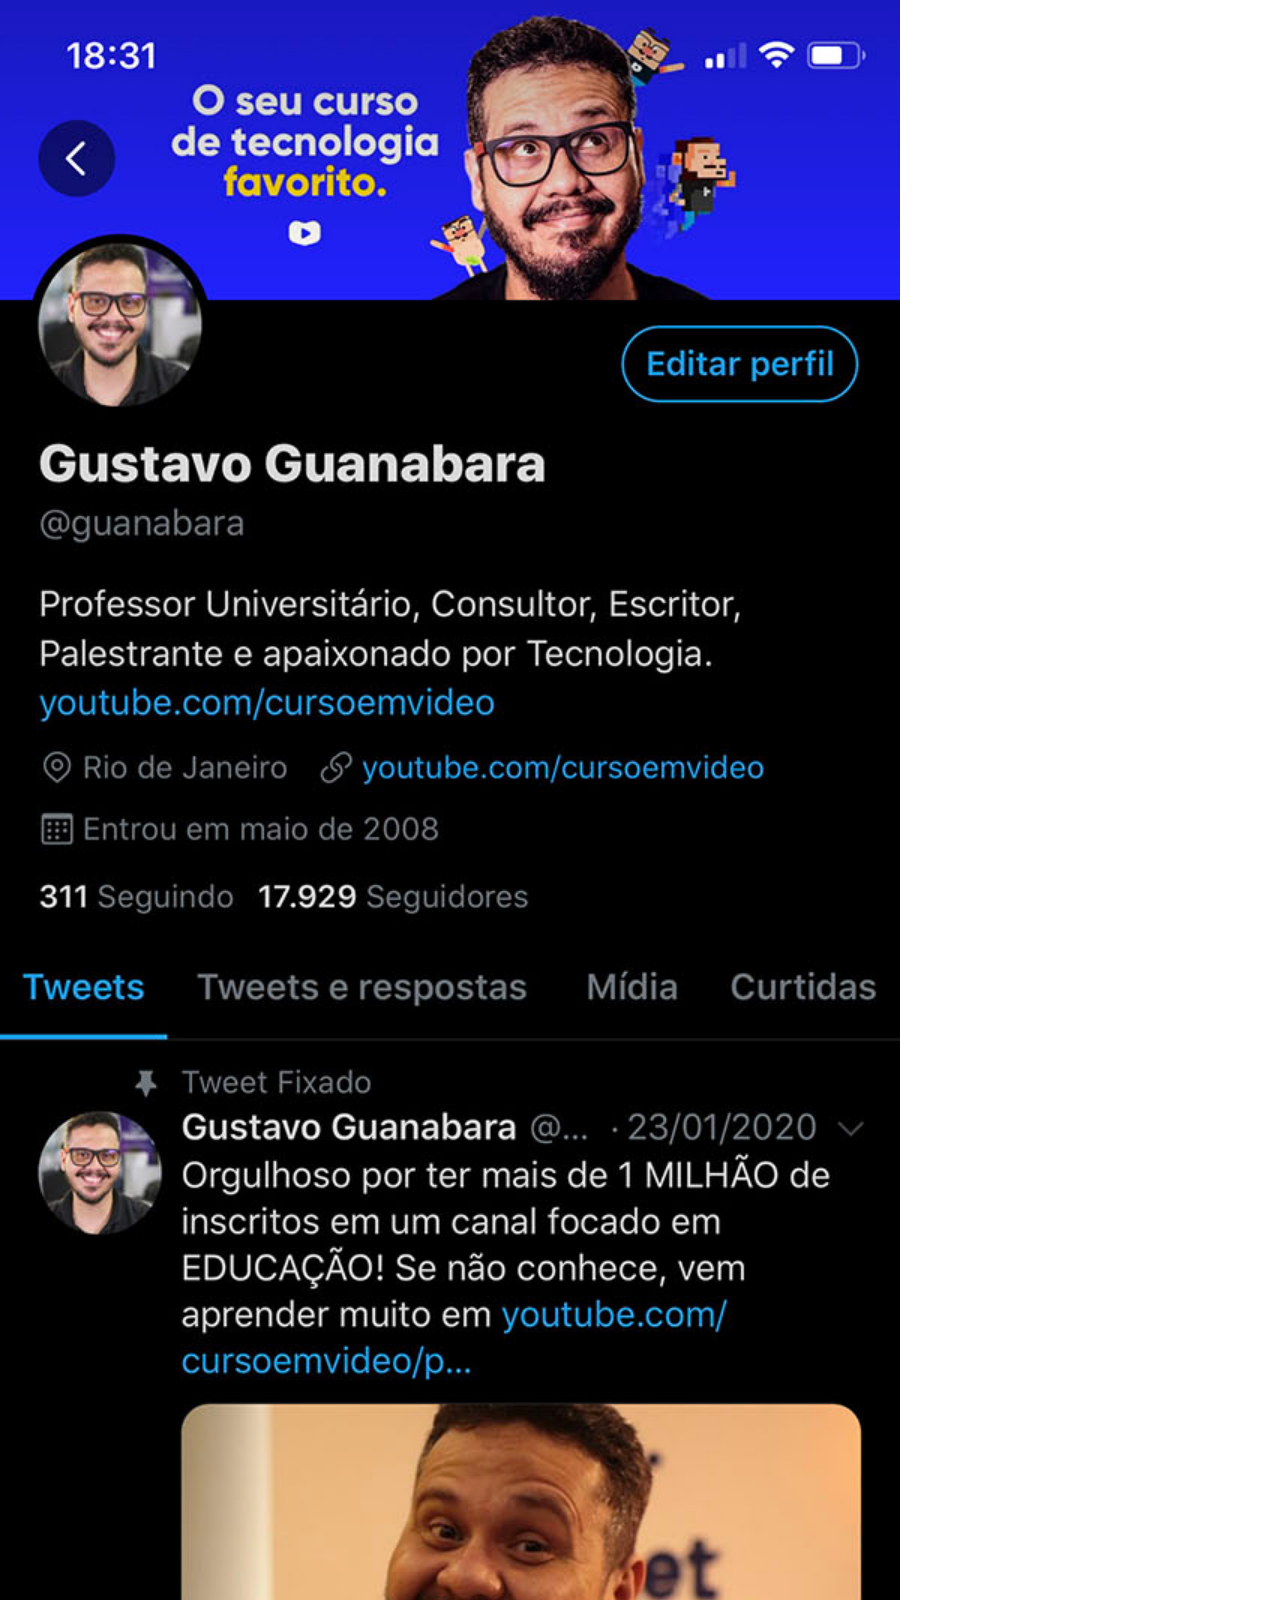
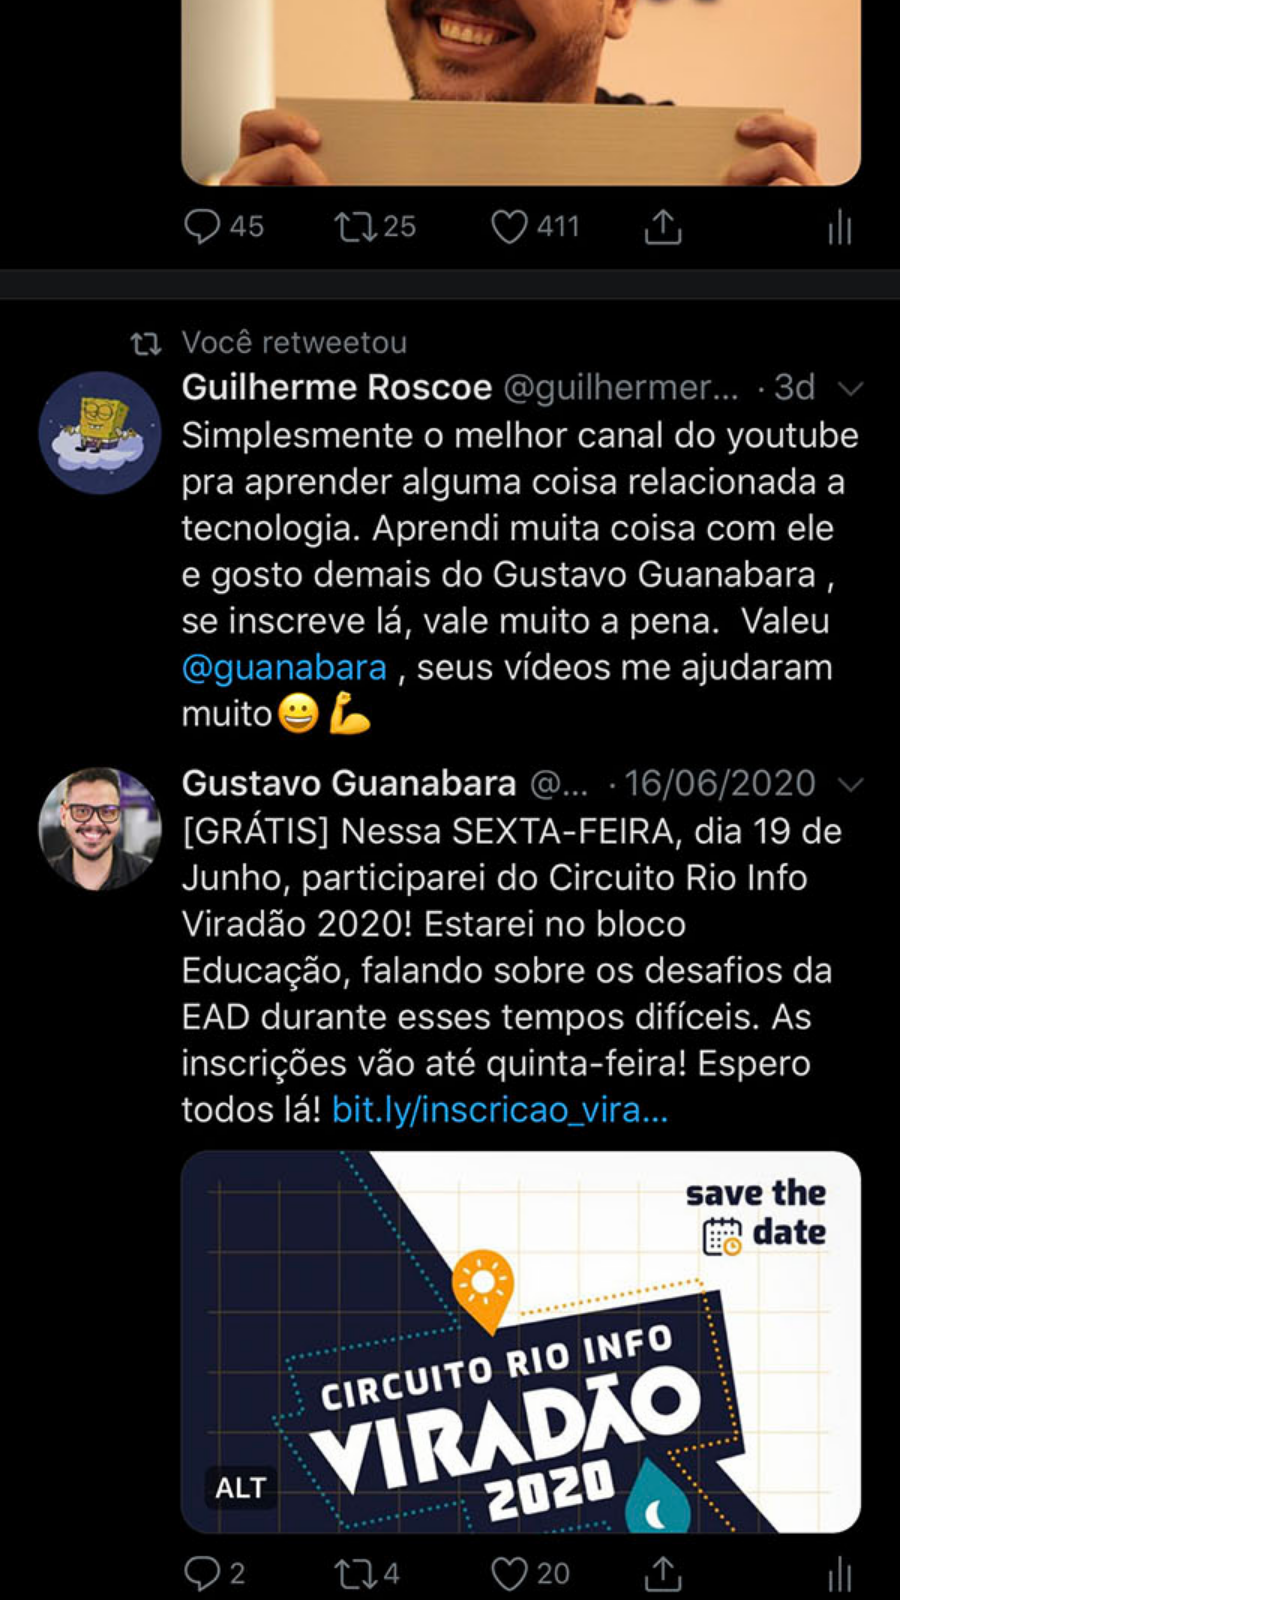
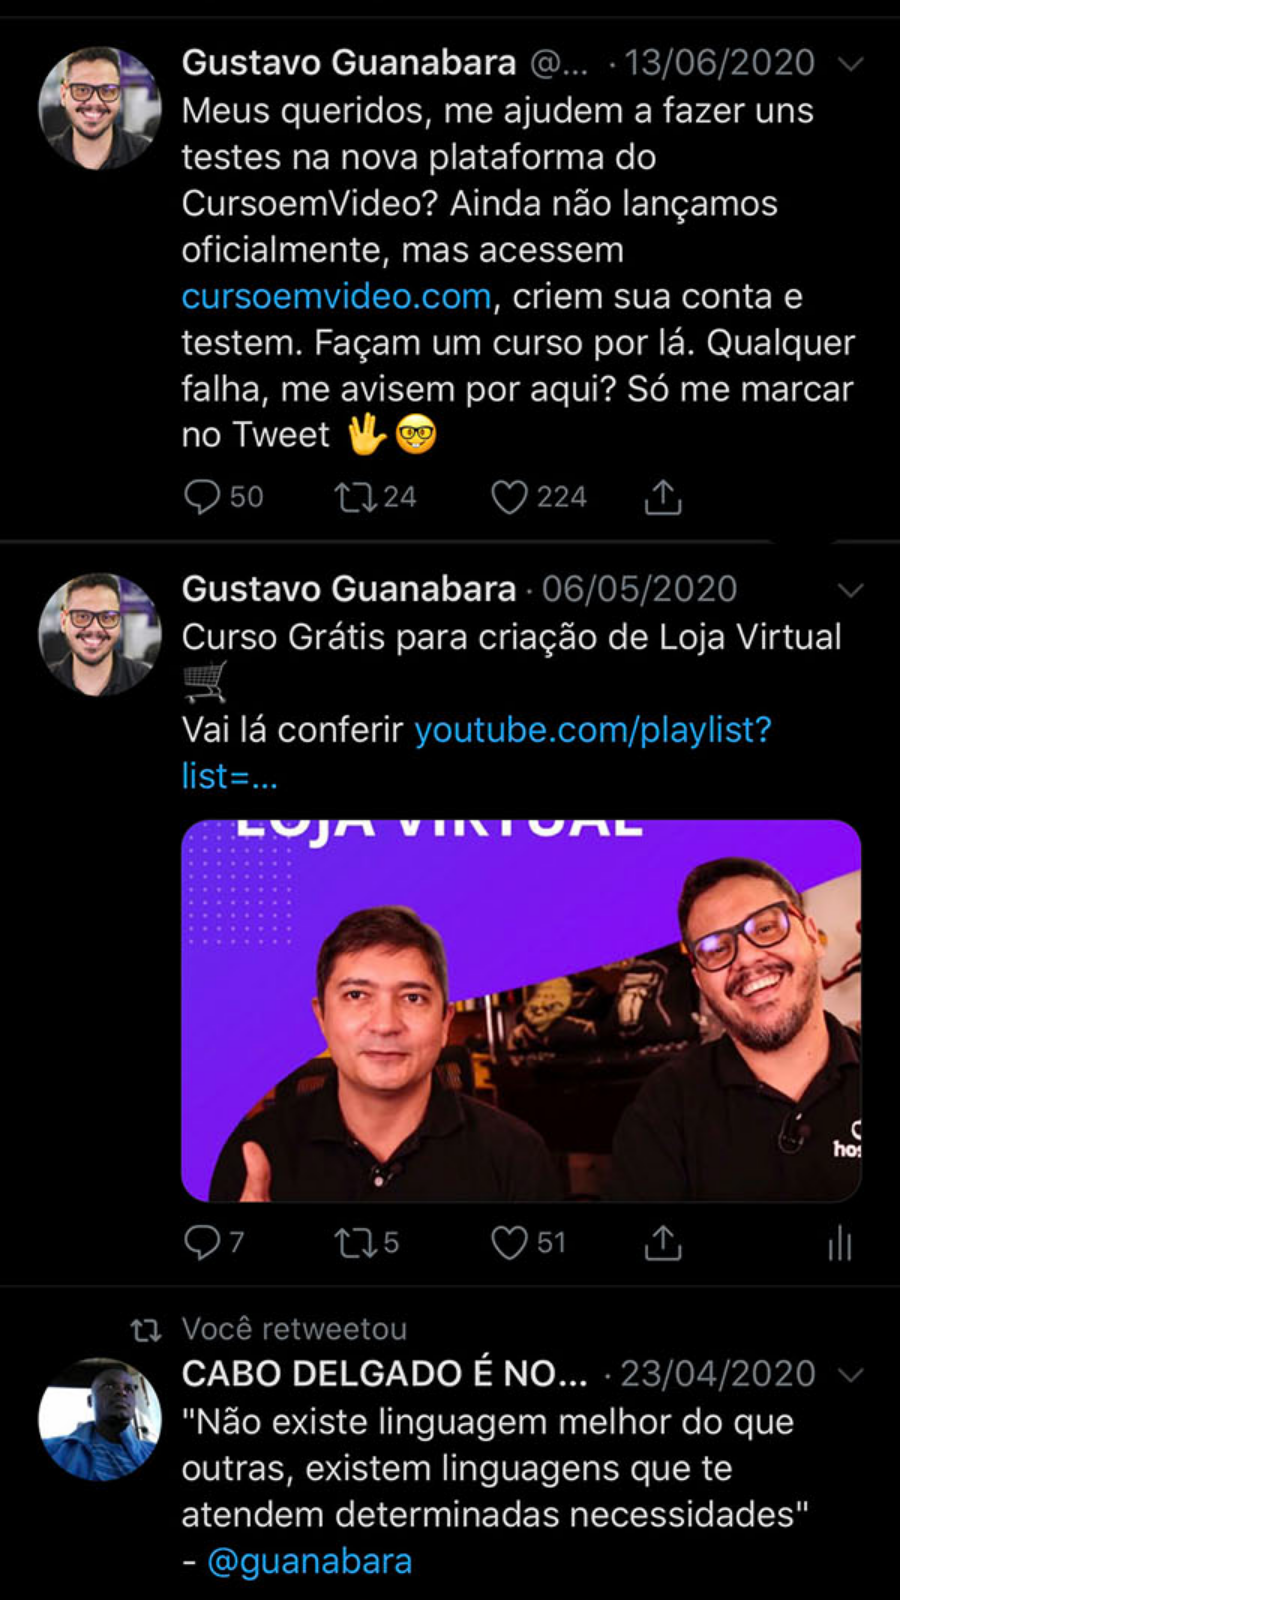
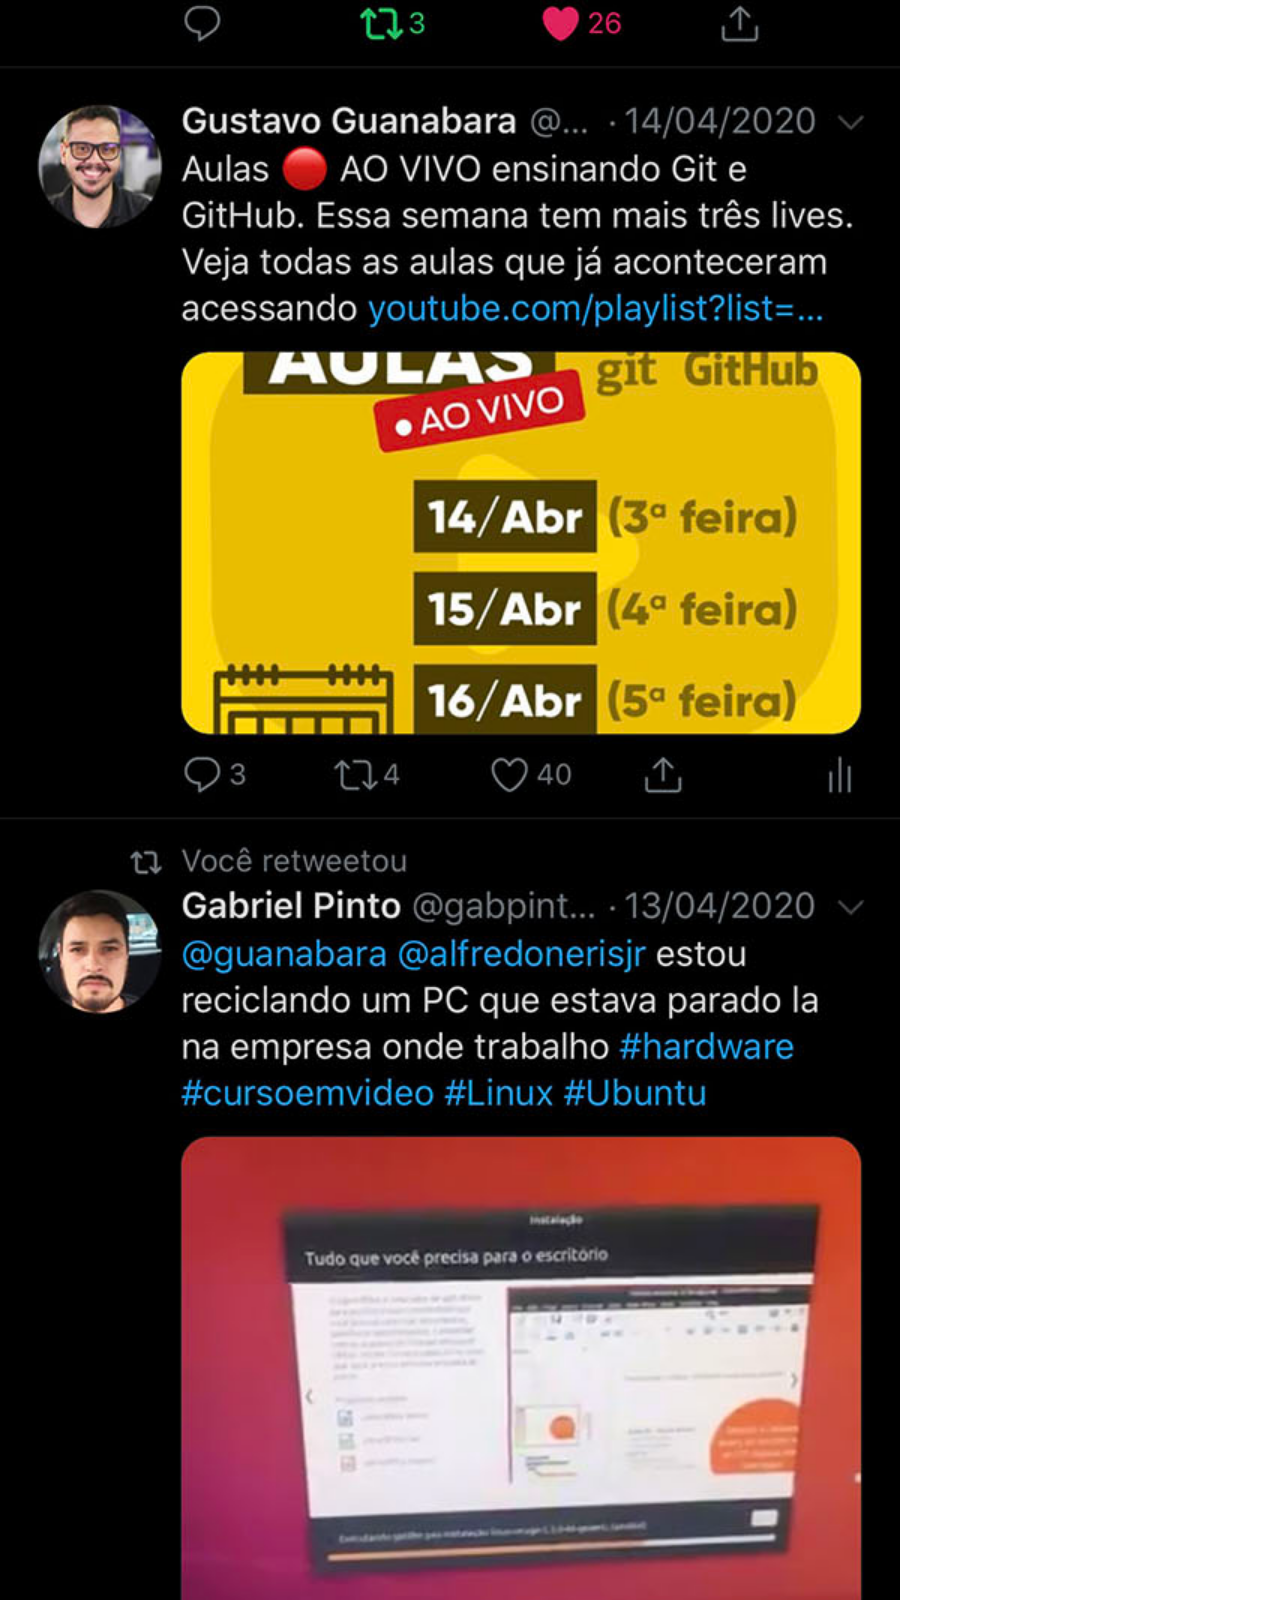
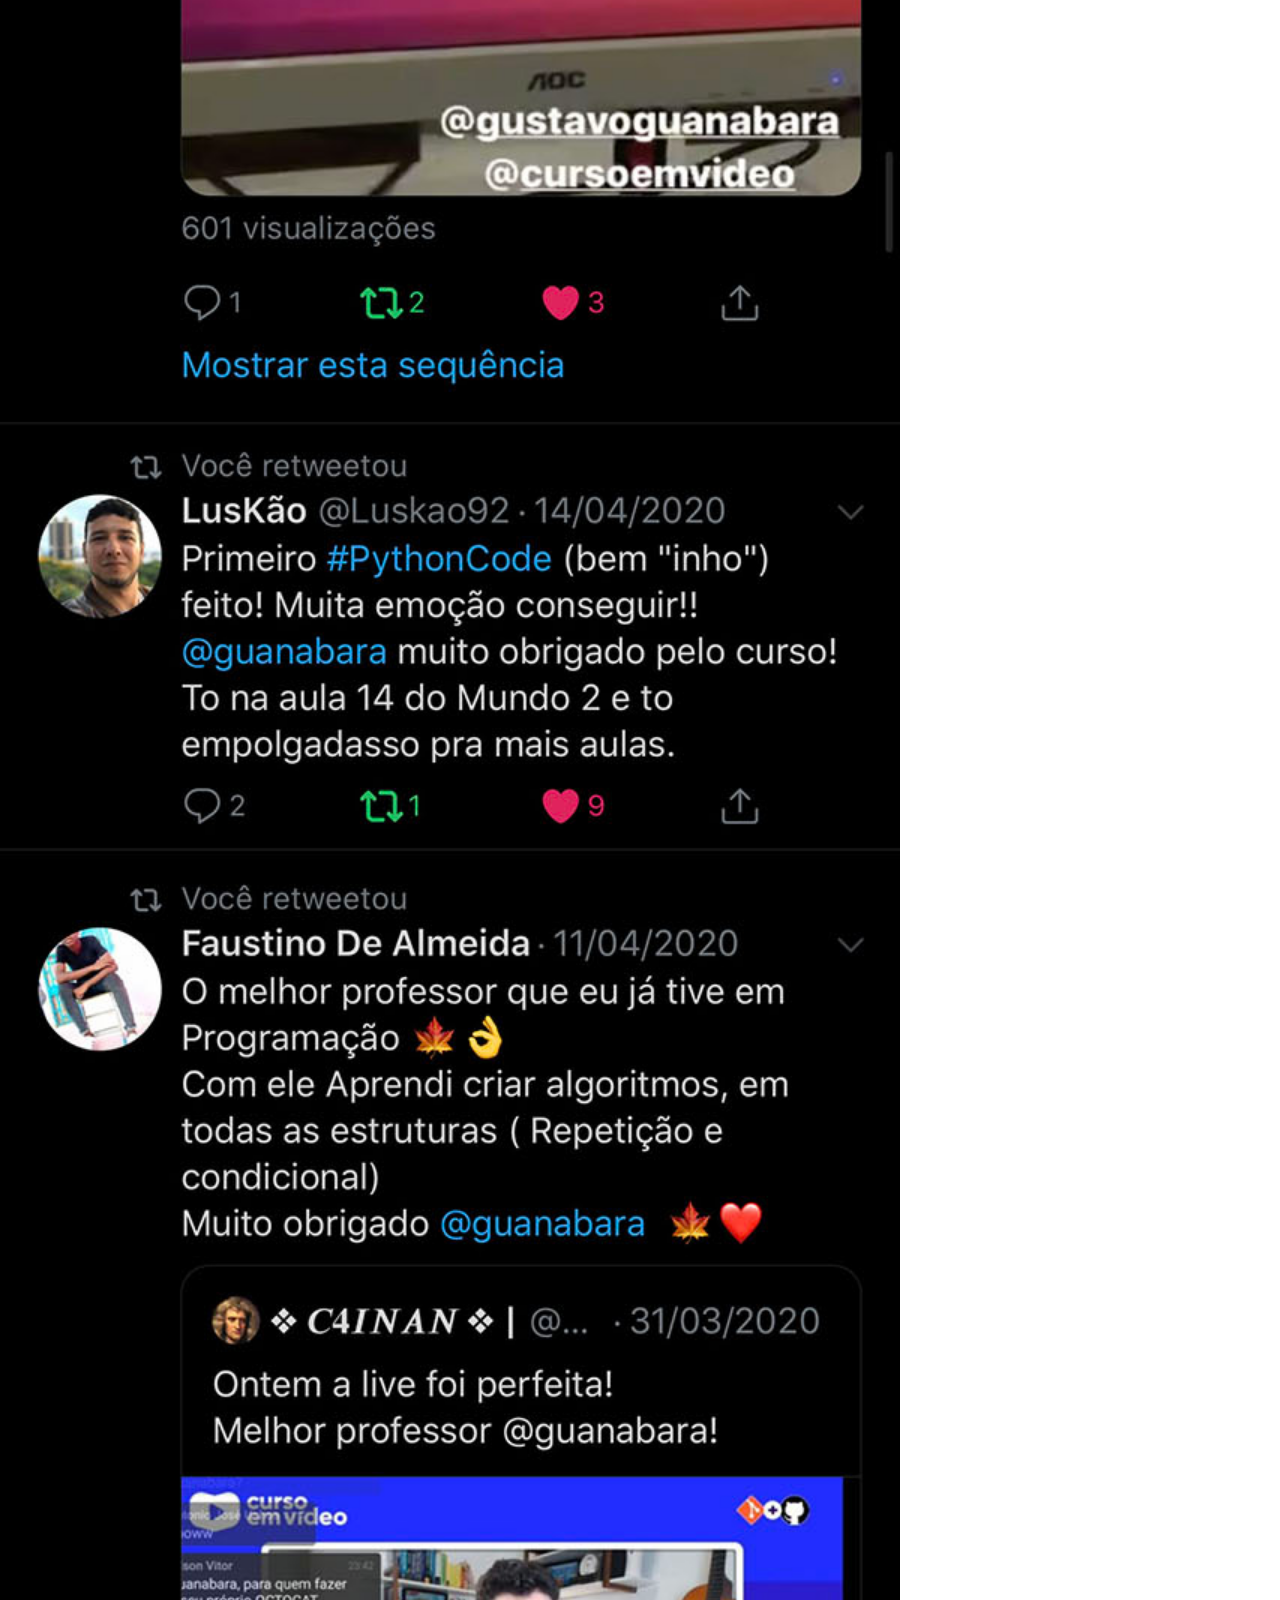
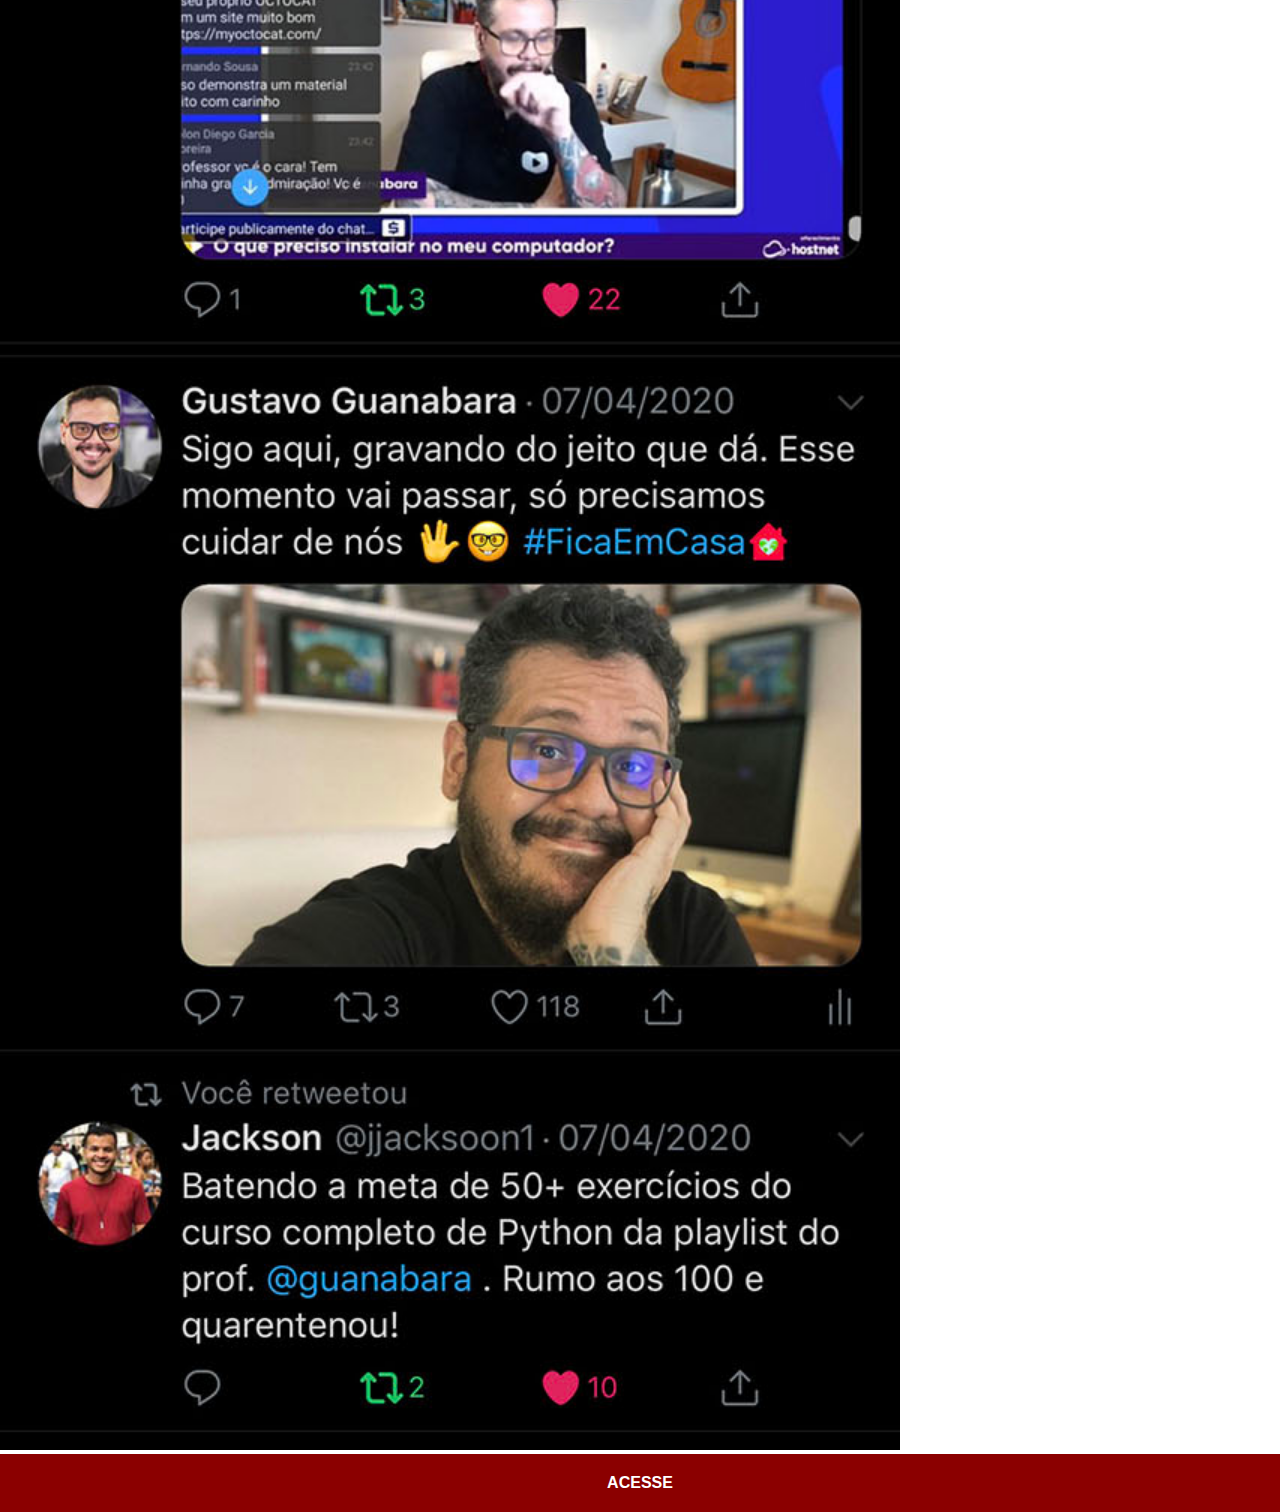
<file: twitter.html>
<!DOCTYPE html>
<html lang="pt-br">
<head>
    <meta charset="UTF-8">
    <meta name="viewport" content="width=device-width, initial-scale=1.0">
    <title>Twitter</title>
    <link rel="stylesheet" href="social.css">
</head>
<body>
    <img src="imagens/tela-twitter.jpg" alt="Twitter">
    <a href="https://twitter.com/guanabara" target="_blank">ACESSE</a>
</body>
</html>
</file>
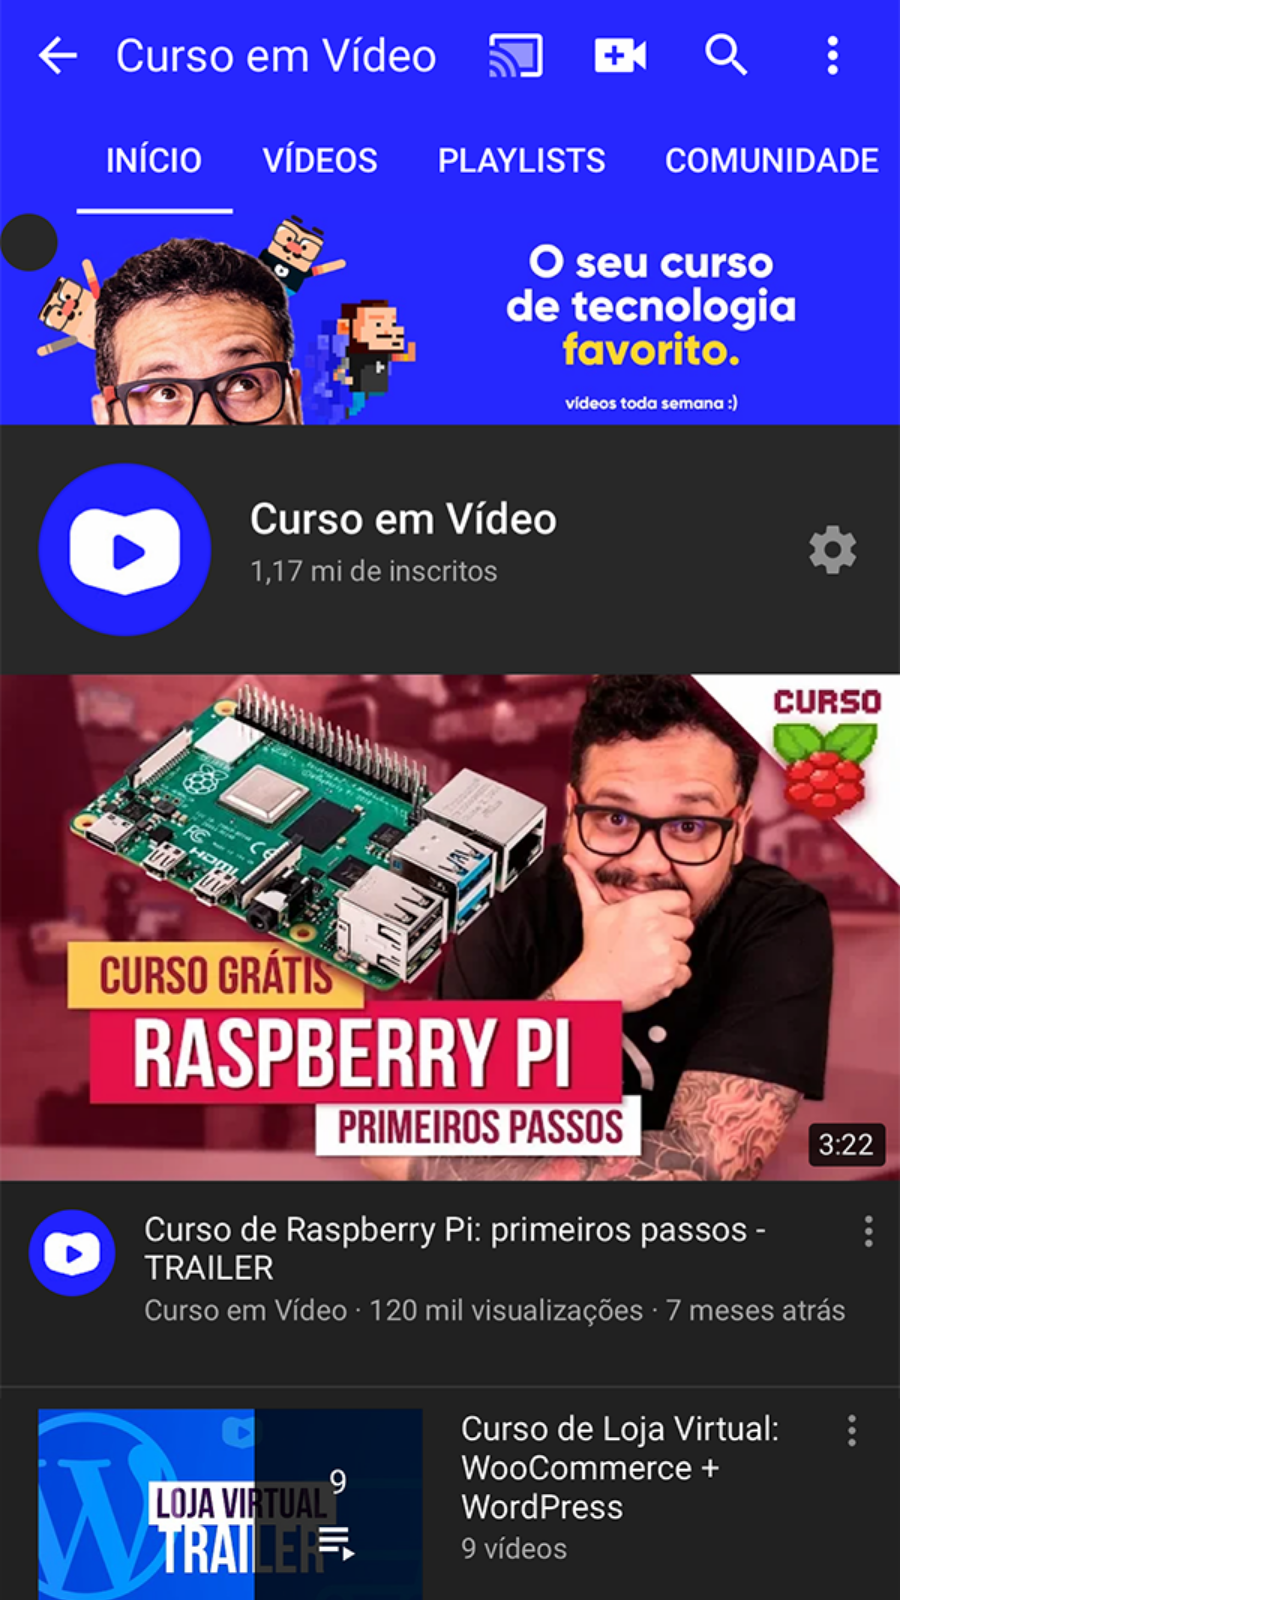
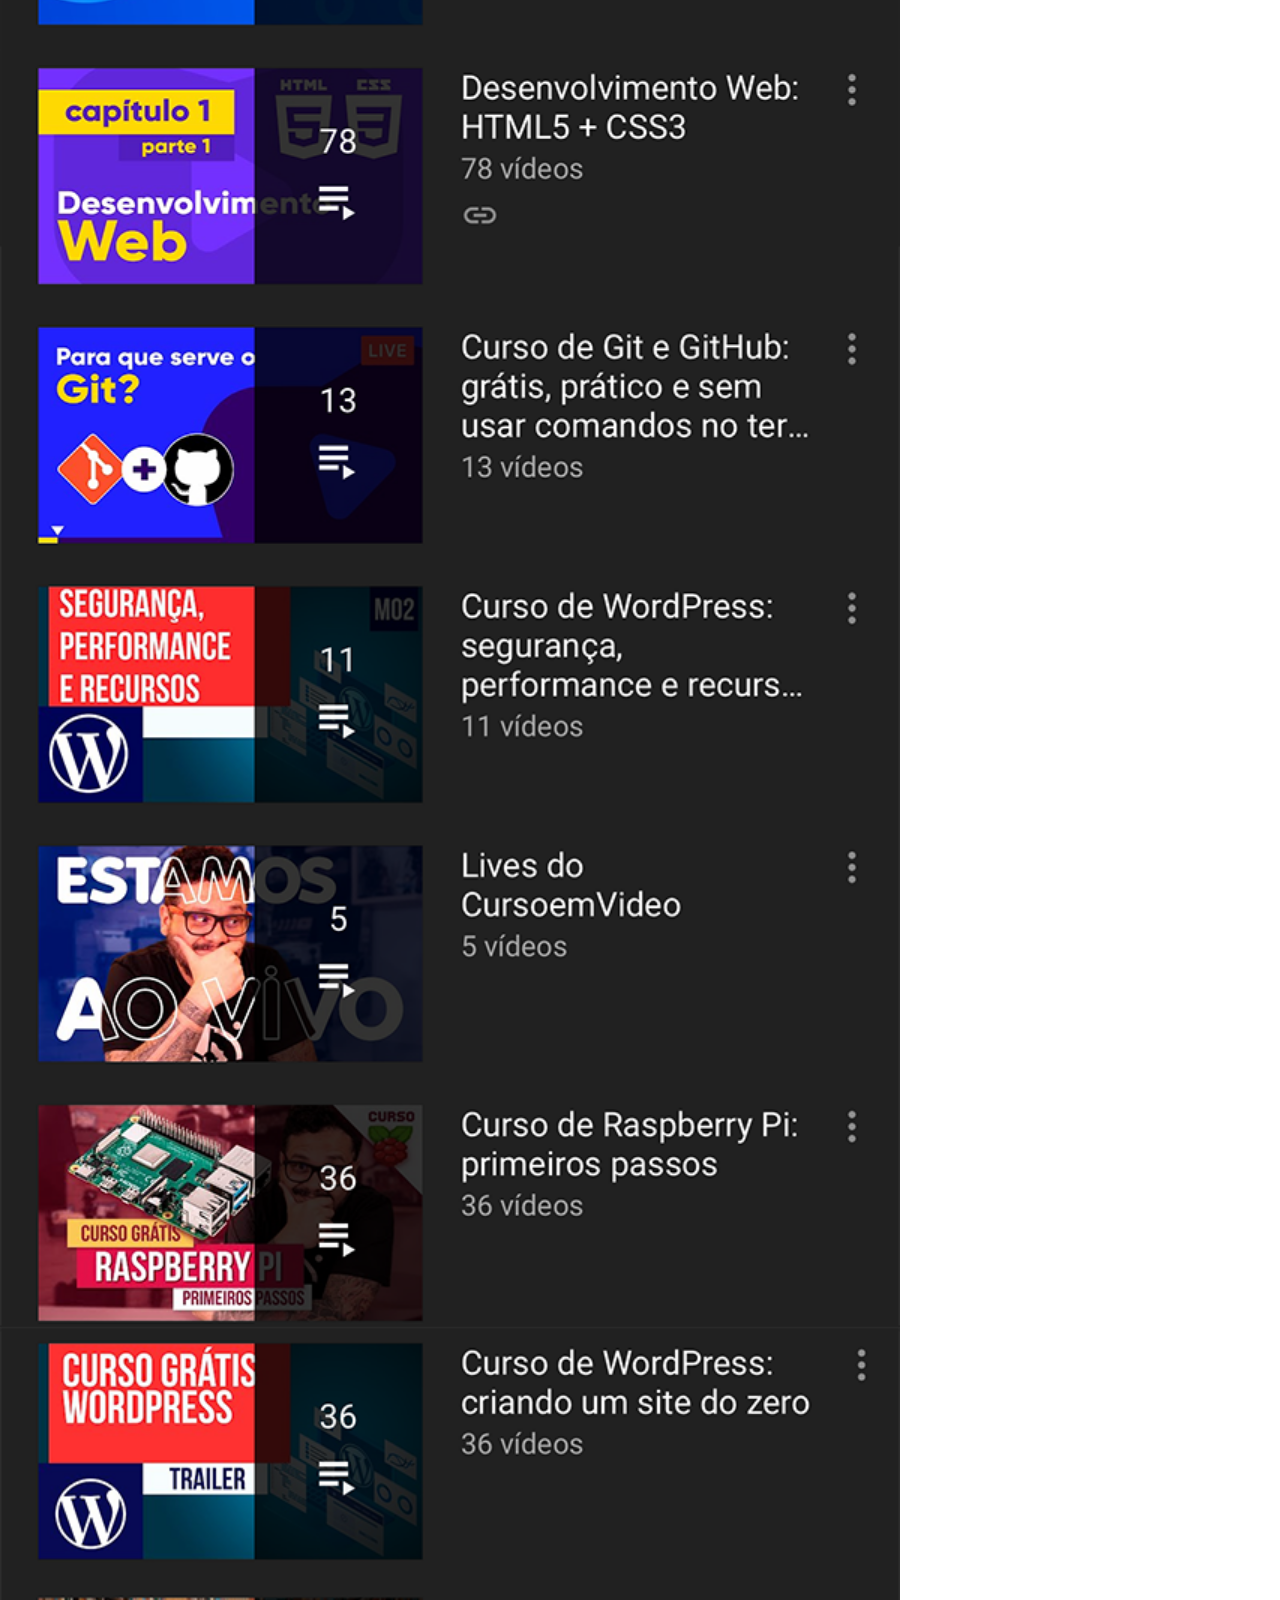
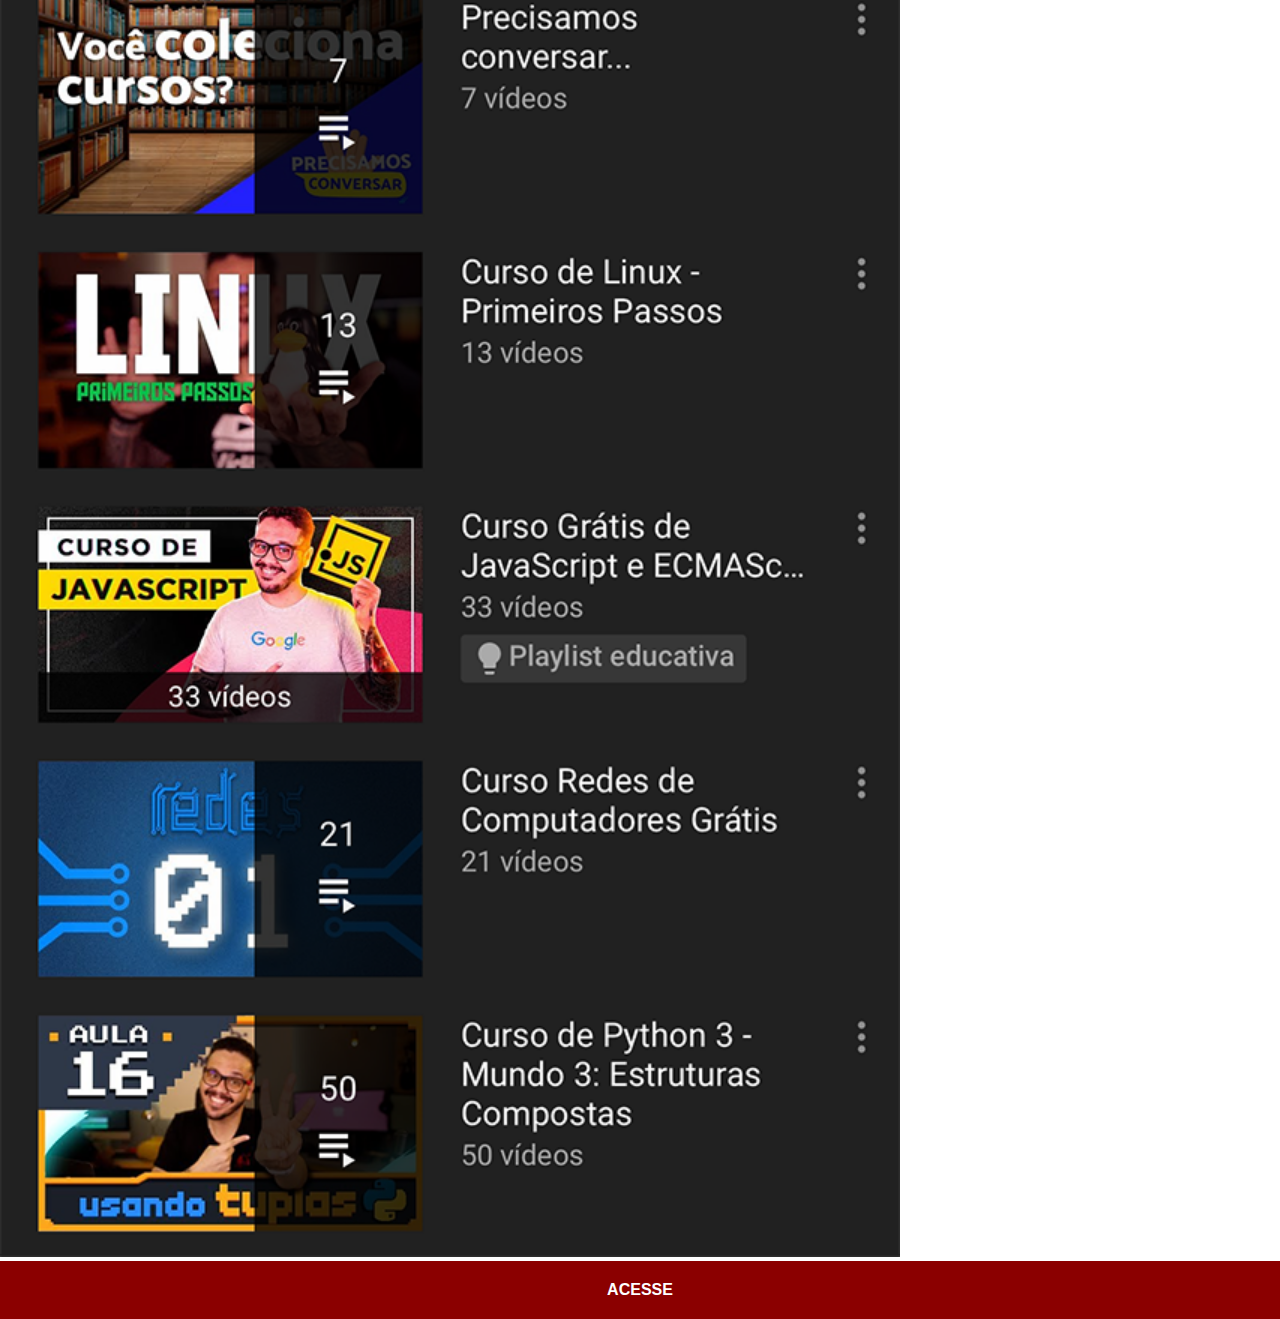
<file: youtube.html>
<!DOCTYPE html>
<html lang="pt-br">
<head>
    <meta charset="UTF-8">
    <meta name="viewport" content="width=device-width, initial-scale=1.0">
    <title>YouTube</title>
    <link rel="stylesheet" href="social.css">
</head>
<body>
    <img src="imagens/tela-youtube.png" alt="YouTube">
    <a href="https://www.youtube.com/@CursoemVideo" target="_blank">ACESSE</a>
</body>
</html>
</file>
<file: estilos/style.css>
@charset "UTF-8";

* {
    margin: 0px;
    padding: 0px;
    font-family: Arial, Helvetica, sans-serif;
}

html, body {
    height: 100vh;
    width: 100vw;
    background-color: black;
}

body {
    background: url('../imagens/fundo-madeira.jpg') no-repeat top center fixed;
    background-size: cover;
}

main {
    position: relative;
    height: 100vh;
}

section#telefone {
    position: absolute;
    top: 50%;
    left: 50%;
    transform: translate(-50%, -50%);
    height: 627px;
    width: 311px;
    background: url('../imagens/frame-iphone.png') no-repeat;
}

iframe#tela {
    position: relative;
    top: 80px;
    left: 22px;
    width: 267px;
    height: 471px;
}

section#redes-sociais {
    text-align: right;
}

section#redes-sociais img {
    width: 50px;
    margin: 10px;
    border-radius: 50%;
    box-shadow: 2px 2px 5px rgba(0, 0, 0, 0.418);
    box-sizing: border-box;
}

section#redes-sociais img:hover {
    border: 2px solid rgba(255, 255, 255, 0.637);
    transform: translate(-3px, -3px);
    box-shadow: 5px 5px 10px rgba(0, 0, 0, 0.618);
    transition: transform .3s, border .1s;
    
}
</file>
<file: social.css>
* {
    margin: 0px;
    padding: 0px;
    font-family: Arial, Helvetica, sans-serif;
}

::-webkit-scrollbar {
    width: 0px;
    height: 0px;
}

img {
    width: 100vh;
}

a {
    display: block;
    background-color: darkred;
    color: white;
    padding: 20px;
    text-align: center;
    font-weight: bolder;
    text-decoration: none;
}

a:hover {
    background-color: red;
}
</file>
